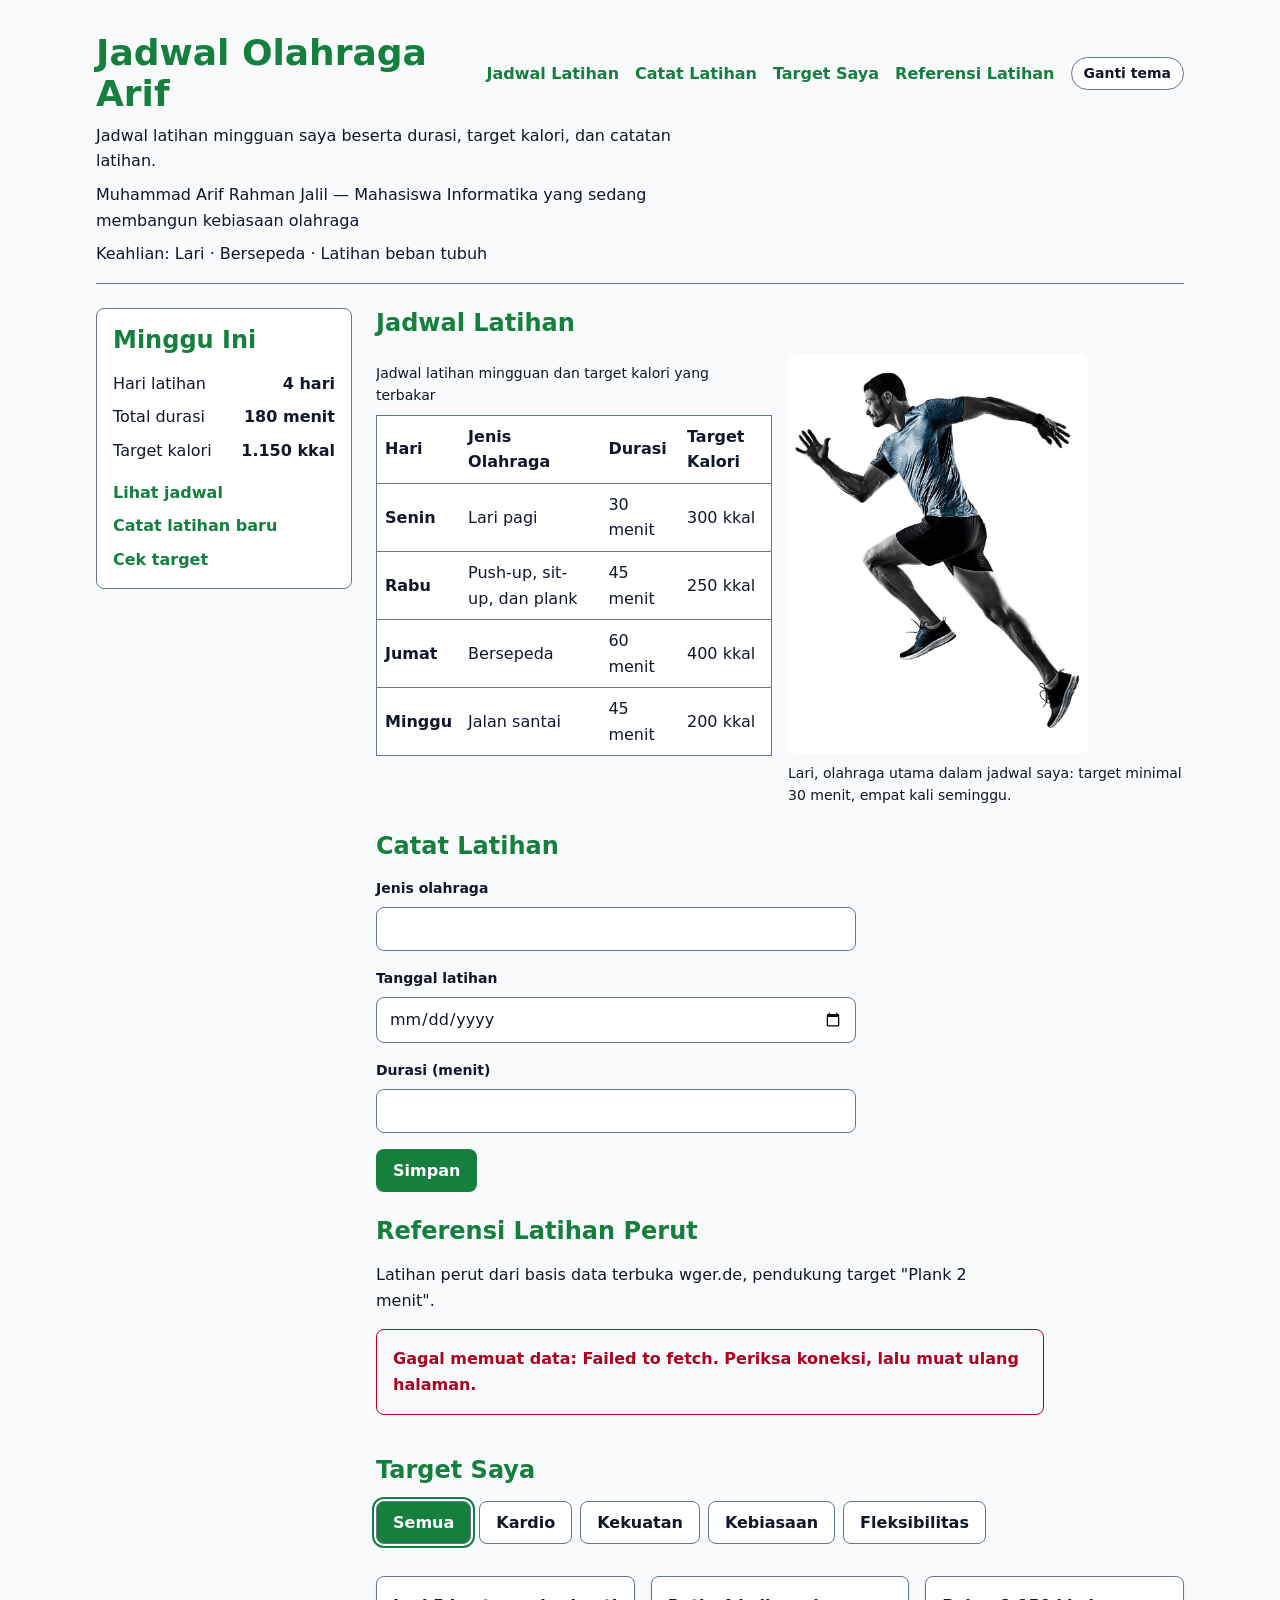
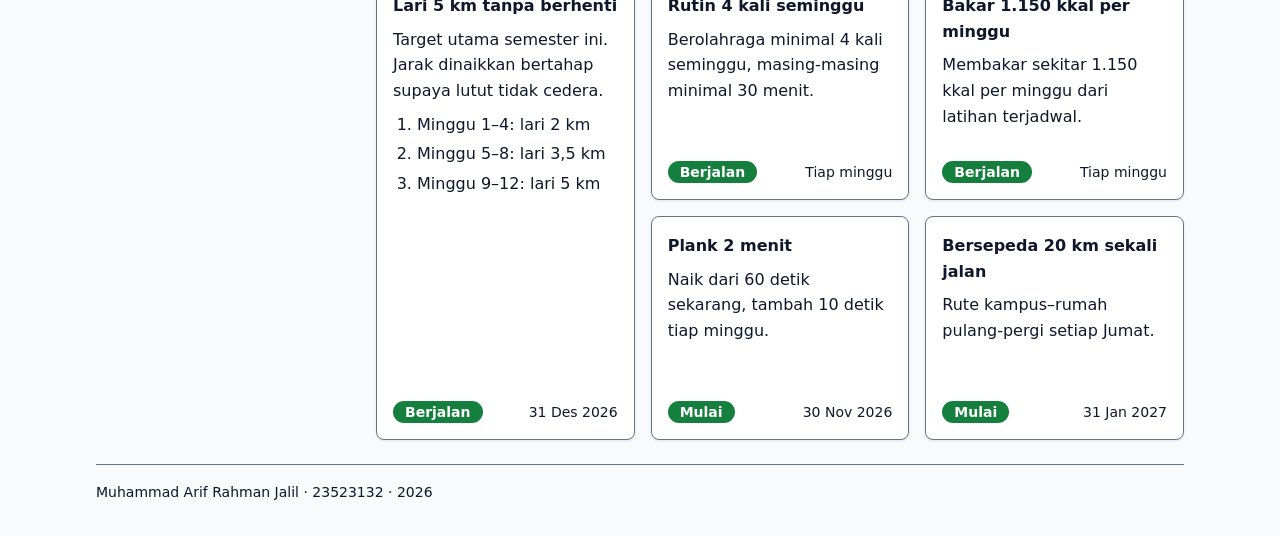
<file: P10/profil.html>
<!DOCTYPE html>
<html lang="id">
<head>
  <meta charset="utf-8">
  <meta name="viewport" content="width=device-width, initial-scale=1.0">
  <title>Profil</title> <!-- diisi app.js dari profil.panggilan -->
  <link rel="icon" href="data:,"> <!-- tanpa ini Console menampilkan 404 favicon.ico -->

  <!-- urutan: token -> dasar -> tata letak -> komponen -> responsif -> tema -->
  <link rel="stylesheet" href="tokens.css">
  <link rel="stylesheet" href="base.css">
  <link rel="stylesheet" href="layout.css">
  <link rel="stylesheet" href="komponen.css">
  <link rel="stylesheet" href="responsif.css">
  <link rel="stylesheet" href="tema.css">
</head>
<body class="page">
  <!-- baris 1 kerangka: kepala halaman -->
  <header>
    <input type="checkbox" id="tema" class="pengalih-tema">
    <div class="navbar">
      <h1 id="judul-halaman"></h1>
      <nav aria-label="Navigasi utama">
        <ul>
          <li><a href="#bagian-1">Jadwal Latihan</a></li>
          <li><a href="#bagian-2">Catat Latihan</a></li>
          <li><a href="#bagian-3">Target Saya</a></li>
          <li><a href="#bagian-4">Referensi Latihan</a></li>
        </ul>
      </nav>
      <label for="tema" class="tombol-tema">Ganti tema</label>
    </div>
    <p id="deskripsi"></p>
    <p id="perkenalan"></p>
    <p id="keahlian"></p>
  </header>

  <!-- baris 2 kerangka: isi, dua kolom (sisi | utama, sisi | bawah) -->
  <main class="isi">
    <aside class="sisi" aria-labelledby="judul-sisi">
      <h2 id="judul-sisi">Minggu Ini</h2>

      <dl class="ringkasan">
        <div>
          <dt>Hari latihan</dt>
          <dd id="ringkasan-hari"></dd>
        </div>
        <div>
          <dt>Total durasi</dt>
          <dd id="ringkasan-durasi"></dd>
        </div>
        <div>
          <dt>Target kalori</dt>
          <dd id="ringkasan-kalori"></dd>
        </div>
      </dl>

      <nav aria-label="Pintasan">
        <ul class="menu-samping">
          <li><a href="#bagian-1">Lihat jadwal</a></li>
          <li><a href="#bagian-2">Catat latihan baru</a></li>
          <li><a href="#bagian-3">Cek target</a></li>
        </ul>
      </nav>
    </aside>

    <div class="utama">
      <section id="bagian-1">
        <h2>Jadwal Latihan</h2>

        <div class="jadwal">
          <div class="tabel-wadah">
            <table>
              <caption>Jadwal latihan mingguan dan target kalori yang terbakar</caption>
              <thead>
                <tr>
                  <th scope="col">Hari</th>
                  <th scope="col">Jenis Olahraga</th>
                  <th scope="col">Durasi</th>
                  <th scope="col">Target Kalori</th>
                </tr>
              </thead>
              <tbody id="isi-jadwal"></tbody> <!-- baris diisi app.js dari daftarLatihan -->
            </table>
          </div>

          <figure>
            <img src="olahraga.jpg"
                 alt="Seorang pria berkaus biru, celana pendek hitam, dan sepatu lari sedang berlari cepat dengan satu lutut terangkat tinggi, di latar belakang putih."
                 width="300" height="400" loading="lazy">
            <figcaption>Lari, olahraga utama dalam jadwal saya: target minimal 30 menit, empat kali seminggu.</figcaption>
          </figure>
        </div>
      </section>

      <section id="bagian-2">
        <h2>Catat Latihan</h2>

        <form action="/simpan" method="post" class="form" id="form-latihan" novalidate> <!-- validasi diambil alih dom.js -->
          <div class="form-kolom">
            <label for="jenis-olahraga">Jenis olahraga</label>
            <input type="text" id="jenis-olahraga" name="jenis-olahraga" required minlength="3" maxlength="50" aria-describedby="galat-jenis">
            <p class="pesan-galat" id="galat-jenis" hidden>⚠ Isi 3–50 karakter, misalnya "Lari pagi".</p>
          </div>
          <div class="form-kolom">
            <label for="tanggal-latihan">Tanggal latihan</label>
            <input type="date" id="tanggal-latihan" name="tanggal-latihan" required min="2026-09-01" max="2027-01-31" aria-describedby="galat-tanggal">
            <p class="pesan-galat" id="galat-tanggal" hidden>⚠ Pilih tanggal antara 1 September 2026 dan 31 Januari 2027.</p>
          </div>
          <div class="form-kolom">
            <label for="durasi">Durasi (menit)</label>
            <input type="number" id="durasi" name="durasi" required min="5" max="240" step="5" aria-describedby="galat-durasi">
            <p class="pesan-galat" id="galat-durasi" hidden>⚠ Isi 5–240 menit, kelipatan 5.</p>
          </div>
          <button type="submit" id="tombol-simpan">Simpan</button>
          <p id="status-form" class="status-form" role="status"></p>
        </form>
      </section>

      <!-- P10: daftar diisi dom.js dari data yang diambil api.js (wger.de) -->
      <section id="bagian-4">
        <h2>Referensi Latihan Perut</h2>
        <p>Latihan perut dari basis data terbuka wger.de, pendukung target "Plank 2 menit".</p>
        <p id="status-latihan" class="status-latihan" role="status" hidden></p>
        <ul class="galeri" id="daftar-latihan"></ul>
      </section>
    </div>

    <section id="bagian-3" class="bawah">
      <h2>Target Saya</h2>

      <!-- P9: satu pendengar di #filter melayani semua tombol (dom.js) -->
      <div id="filter" class="filter" role="group" aria-label="Saring target menurut kategori">
        <button type="button" data-kategori="semua" class="aktif" aria-pressed="true">Semua</button>
        <button type="button" data-kategori="kardio" aria-pressed="false">Kardio</button>
        <button type="button" data-kategori="kekuatan" aria-pressed="false">Kekuatan</button>
        <button type="button" data-kategori="kebiasaan" aria-pressed="false">Kebiasaan</button>
        <button type="button" data-kategori="fleksibilitas" aria-pressed="false">Fleksibilitas</button>
      </div>

      <!-- galeri: 1 kolom (dasar), 2 kolom mulai 48rem, 3 kolom mulai 60rem -->
      <ul class="galeri" id="daftar"></ul> <!-- kosong; kartu dipasang render() di dom.js -->
      <p id="pesan-kosong" class="pesan-kosong" hidden>Tidak ada target pada kategori itu.</p>
    </section>
  </main>

  <!-- baris 3 kerangka: kaki halaman -->
  <footer>
    <p id="kaki"></p>
  </footer>

  <script type="module" src="js/app.js"></script>
  <script type="module" src="js/dom.js"></script> <!-- dom.js mengimpor api.js sendiri -->
</body>
</html>
</file>
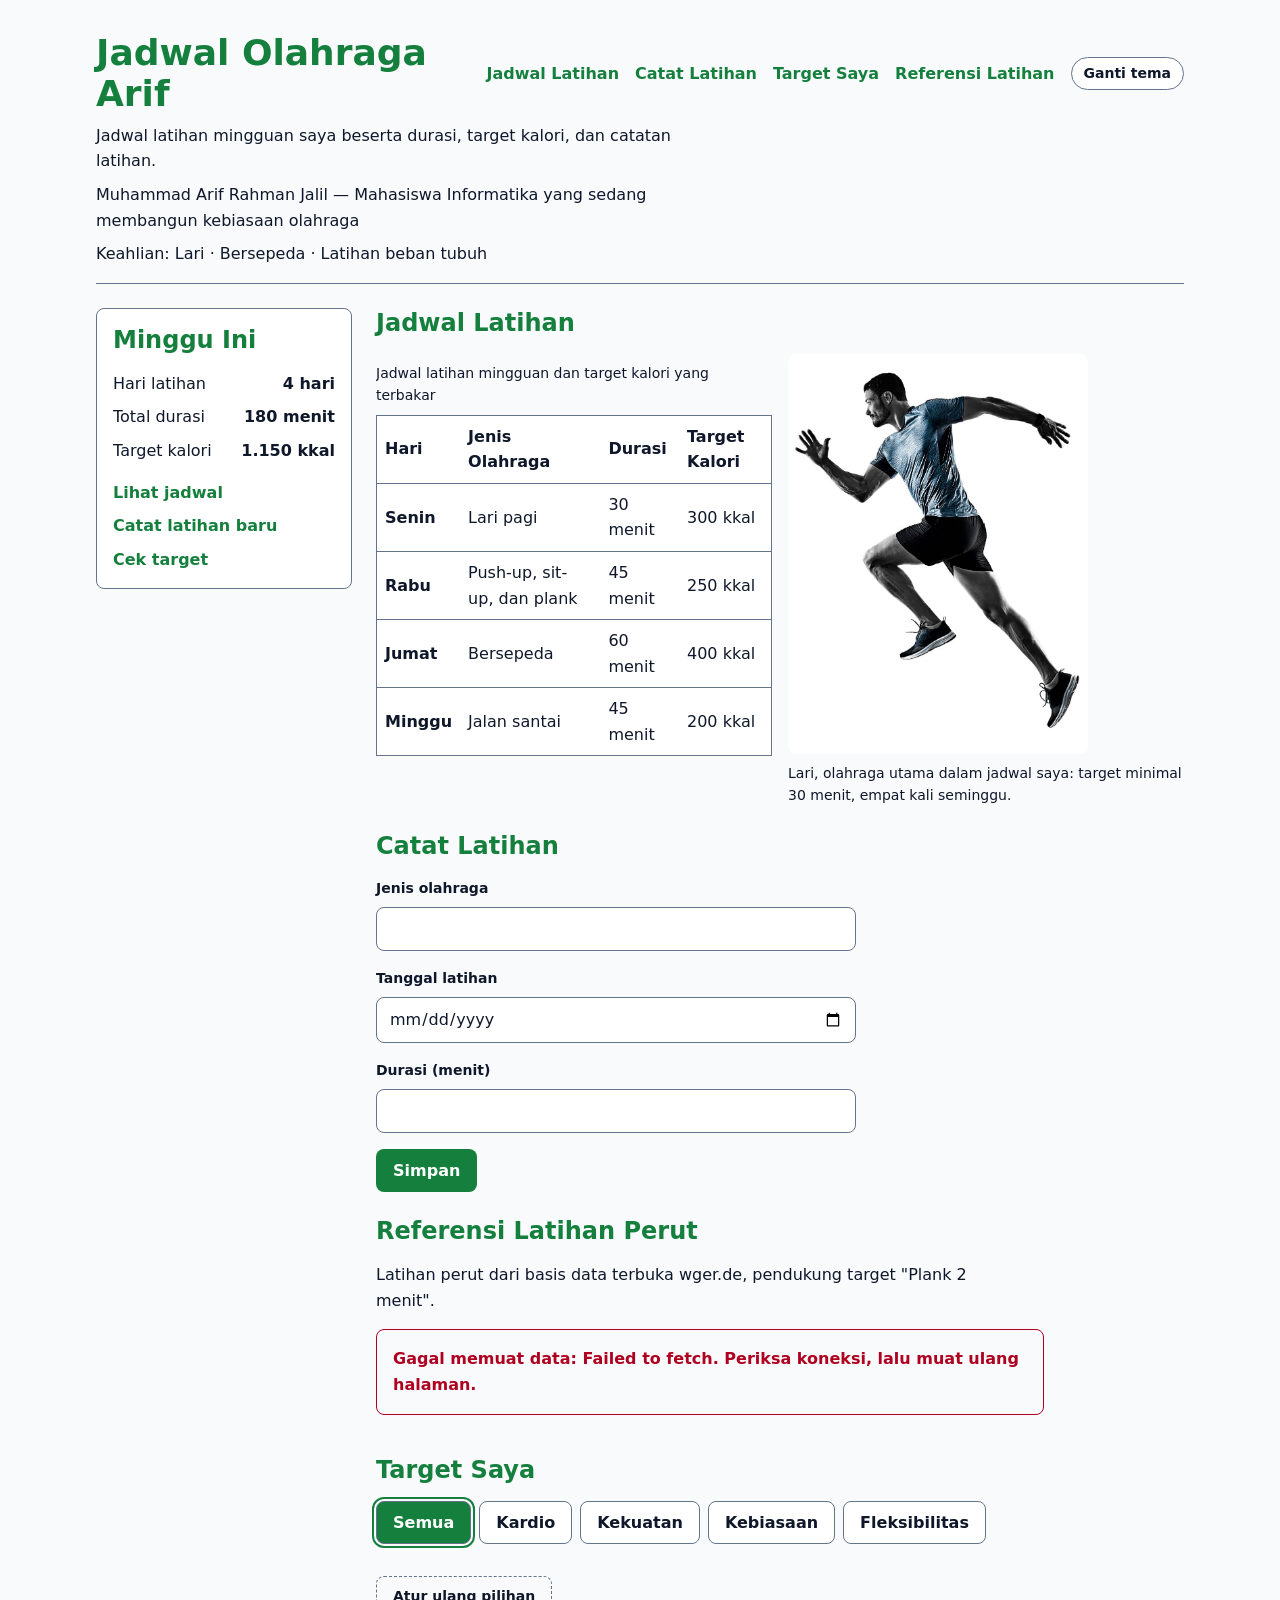
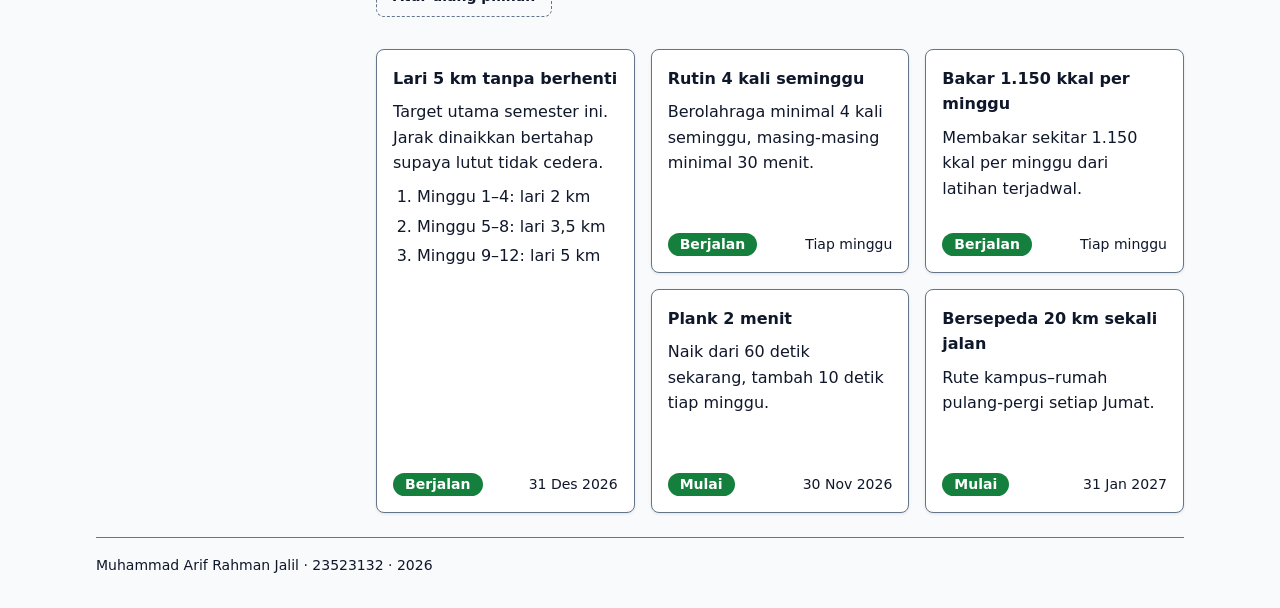
<file: P11/profil.html>
<!DOCTYPE html>
<html lang="id">
<head>
  <meta charset="utf-8">
  <meta name="viewport" content="width=device-width, initial-scale=1.0">
  <title>Profil</title> <!-- diisi dom.js dari profil.panggilan -->
  <link rel="icon" href="data:,"> <!-- tanpa ini Console menampilkan 404 favicon.ico -->

  <!-- urutan: token -> dasar -> tata letak -> komponen -> responsif -> tema -->
  <link rel="stylesheet" href="tokens.css">
  <link rel="stylesheet" href="base.css">
  <link rel="stylesheet" href="layout.css">
  <link rel="stylesheet" href="komponen.css">
  <link rel="stylesheet" href="responsif.css">
  <link rel="stylesheet" href="tema.css">
</head>
<body class="page">
  <!-- baris 1 kerangka: kepala halaman -->
  <header>
    <input type="checkbox" id="tema" class="pengalih-tema">
    <div class="navbar">
      <h1 id="judul-halaman"></h1>
      <nav aria-label="Navigasi utama">
        <ul>
          <li><a href="#bagian-1">Jadwal Latihan</a></li>
          <li><a href="#bagian-2">Catat Latihan</a></li>
          <li><a href="#bagian-3">Target Saya</a></li>
          <li><a href="#bagian-4">Referensi Latihan</a></li>
        </ul>
      </nav>
      <label for="tema" class="tombol-tema">Ganti tema</label>
    </div>
    <p id="deskripsi"></p>
    <p id="perkenalan"></p>
    <p id="keahlian"></p>
  </header>

  <!-- baris 2 kerangka: isi, dua kolom (sisi | utama, sisi | bawah) -->
  <main class="isi">
    <aside class="sisi" aria-labelledby="judul-sisi">
      <h2 id="judul-sisi">Minggu Ini</h2>

      <dl class="ringkasan">
        <div>
          <dt>Hari latihan</dt>
          <dd id="ringkasan-hari"></dd>
        </div>
        <div>
          <dt>Total durasi</dt>
          <dd id="ringkasan-durasi"></dd>
        </div>
        <div>
          <dt>Target kalori</dt>
          <dd id="ringkasan-kalori"></dd>
        </div>
      </dl>

      <nav aria-label="Pintasan">
        <ul class="menu-samping">
          <li><a href="#bagian-1">Lihat jadwal</a></li>
          <li><a href="#bagian-2">Catat latihan baru</a></li>
          <li><a href="#bagian-3">Cek target</a></li>
        </ul>
      </nav>
    </aside>

    <div class="utama">
      <section id="bagian-1">
        <h2>Jadwal Latihan</h2>

        <div class="jadwal">
          <div class="tabel-wadah">
            <table>
              <caption>Jadwal latihan mingguan dan target kalori yang terbakar</caption>
              <thead>
                <tr>
                  <th scope="col">Hari</th>
                  <th scope="col">Jenis Olahraga</th>
                  <th scope="col">Durasi</th>
                  <th scope="col">Target Kalori</th>
                </tr>
              </thead>
              <tbody id="isi-jadwal"></tbody> <!-- baris diisi dom.js dari daftarLatihan -->
            </table>
          </div>

          <figure>
            <img src="olahraga.jpg"
                 alt="Seorang pria berkaus biru, celana pendek hitam, dan sepatu lari sedang berlari cepat dengan satu lutut terangkat tinggi, di latar belakang putih."
                 width="300" height="400" loading="lazy">
            <figcaption>Lari, olahraga utama dalam jadwal saya: target minimal 30 menit, empat kali seminggu.</figcaption>
          </figure>
        </div>
      </section>

      <section id="bagian-2">
        <h2>Catat Latihan</h2>

        <form action="/simpan" method="post" class="form" id="form-latihan" novalidate> <!-- validasi diambil alih dom.js -->
          <div class="form-kolom">
            <label for="jenis-olahraga">Jenis olahraga</label>
            <input type="text" id="jenis-olahraga" data-kolom="jenis" name="jenis-olahraga" required minlength="3" maxlength="50" aria-describedby="galat-jenis">
            <p class="pesan-galat" id="galat-jenis" hidden>⚠ Isi 3–50 karakter, misalnya "Lari pagi".</p>
          </div>
          <div class="form-kolom">
            <label for="tanggal-latihan">Tanggal latihan</label>
            <input type="date" id="tanggal-latihan" data-kolom="tanggal" name="tanggal-latihan" required min="2026-09-01" max="2027-01-31" aria-describedby="galat-tanggal">
            <p class="pesan-galat" id="galat-tanggal" hidden>⚠ Pilih tanggal antara 1 September 2026 dan 31 Januari 2027.</p>
          </div>
          <div class="form-kolom">
            <label for="durasi">Durasi (menit)</label>
            <input type="number" id="durasi" data-kolom="durasi" name="durasi" required min="5" max="240" step="5" aria-describedby="galat-durasi">
            <p class="pesan-galat" id="galat-durasi" hidden>⚠ Isi 5–240 menit, kelipatan 5.</p>
          </div>
          <button type="submit" id="tombol-simpan">Simpan</button>
          <p id="status-form" class="status-form" role="status"></p>
        </form>
      </section>

      <!-- P10: daftar diisi dom.js dari data yang diambil api.js (wger.de) -->
      <section id="bagian-4">
        <h2>Referensi Latihan Perut</h2>
        <p>Latihan perut dari basis data terbuka wger.de, pendukung target "Plank 2 menit".</p>
        <p id="status-latihan" class="status-latihan" role="status" hidden></p>
        <ul class="galeri" id="daftar-latihan"></ul>
      </section>
    </div>

    <section id="bagian-3" class="bawah">
      <h2>Target Saya</h2>

      <!-- P9: satu pendengar di #filter melayani semua tombol (dom.js) -->
      <div id="filter" class="filter" role="group" aria-label="Saring target menurut kategori">
        <button type="button" data-kategori="semua" class="aktif" aria-pressed="true">Semua</button>
        <button type="button" data-kategori="kardio" aria-pressed="false">Kardio</button>
        <button type="button" data-kategori="kekuatan" aria-pressed="false">Kekuatan</button>
        <button type="button" data-kategori="kebiasaan" aria-pressed="false">Kebiasaan</button>
        <button type="button" data-kategori="fleksibilitas" aria-pressed="false">Fleksibilitas</button>
      </div>

      <!-- P11: menghapus pilihan tersimpan (kategori dan tema), lalu kembali ke nilai bawaan -->
      <button type="button" id="atur-ulang" class="tombol-atur-ulang">Atur ulang pilihan</button>

      <!-- galeri: 1 kolom (dasar), 2 kolom mulai 48rem, 3 kolom mulai 60rem -->
      <ul class="galeri" id="daftar"></ul> <!-- kosong; kartu dipasang render() di dom.js -->
      <p id="pesan-kosong" class="pesan-kosong" hidden>Tidak ada target pada kategori itu.</p>
    </section>
  </main>

  <!-- baris 3 kerangka: kaki halaman -->
  <footer>
    <p id="kaki"></p>
  </footer>

  <!-- P11: satu pemanggil; data.js, state.js, dom.js, events.js, api.js dipanggil lewat import -->
  <script type="module" src="js/app.js"></script>
</body>
</html>
</file>
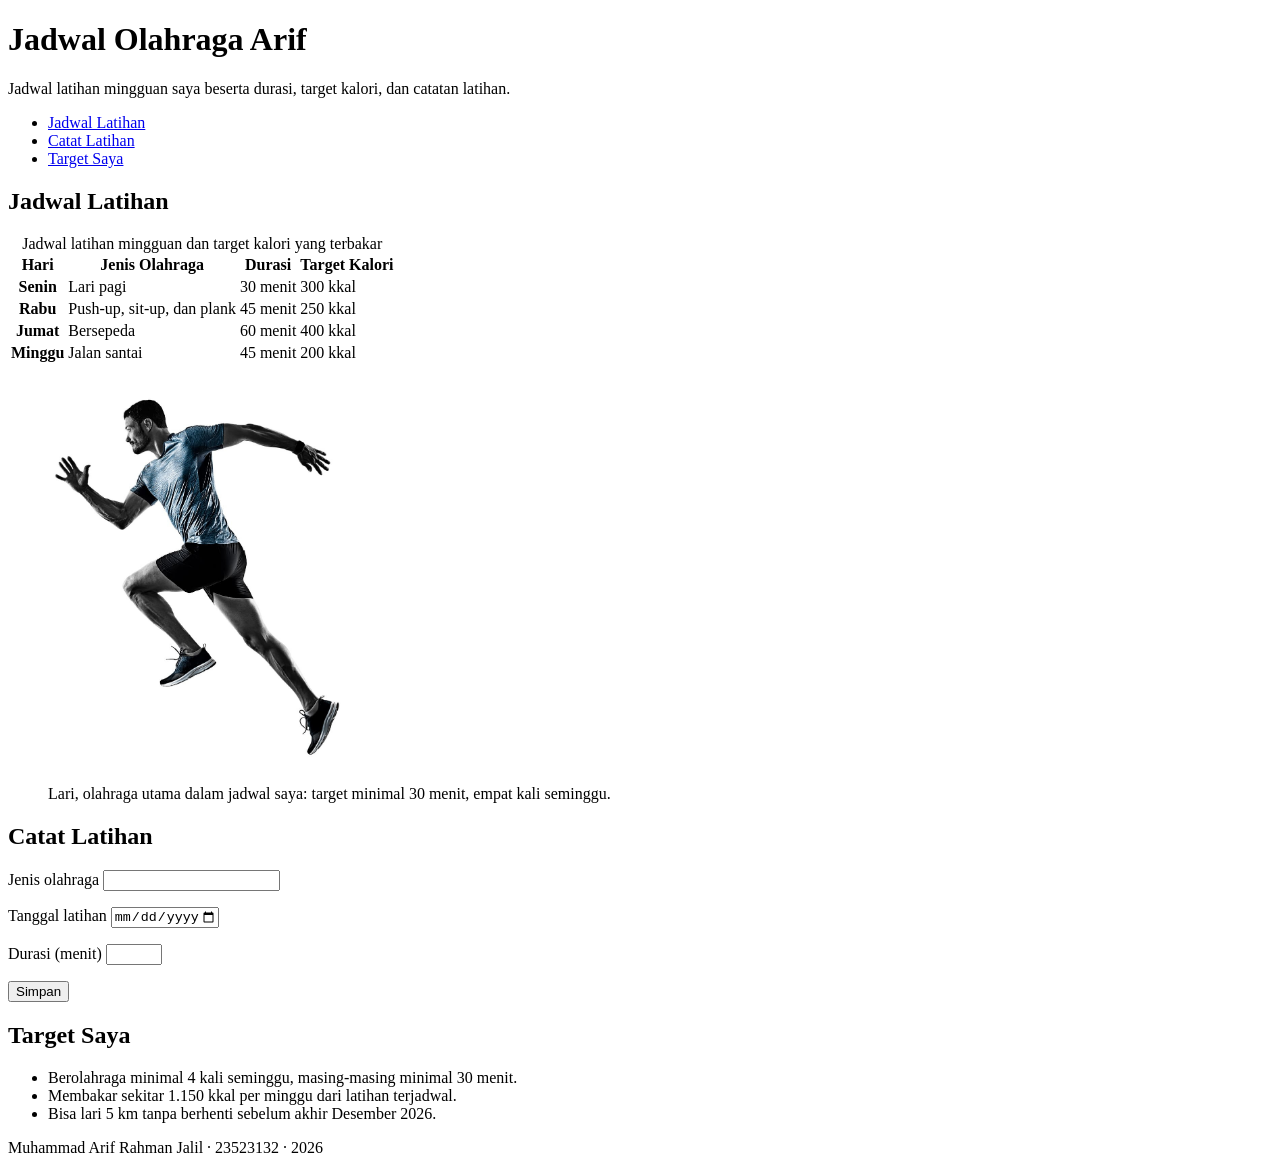
<file: P3/profil.html>
<!DOCTYPE html>
<html lang="id">
<head>
  <meta charset="utf-8">
  <meta name="viewport" content="width=device-width, initial-scale=1.0">
  <title>Jadwal Olahraga Arif</title>
</head>
<body>
  <header>
    <h1>Jadwal Olahraga Arif</h1>
    <p>Jadwal latihan mingguan saya beserta durasi, target kalori, dan catatan latihan.</p>
    <nav aria-label="Navigasi utama">
      <ul>
        <li><a href="#bagian-1">Jadwal Latihan</a></li>
        <li><a href="#bagian-2">Catat Latihan</a></li>
        <li><a href="#bagian-3">Target Saya</a></li>
      </ul>
    </nav>
  </header>

  <main>
    <section id="bagian-1">
      <h2>Jadwal Latihan</h2>

      <table>
        <caption>Jadwal latihan mingguan dan target kalori yang terbakar</caption>
        <thead>
          <tr>
            <th scope="col">Hari</th>
            <th scope="col">Jenis Olahraga</th>
            <th scope="col">Durasi</th>
            <th scope="col">Target Kalori</th>
          </tr>
        </thead>
        <tbody>
          <tr>
            <th scope="row">Senin</th>
            <td>Lari pagi</td>
            <td>30 menit</td>
            <td>300 kkal</td>
          </tr>
          <tr>
            <th scope="row">Rabu</th>
            <td>Push-up, sit-up, dan plank</td>
            <td>45 menit</td>
            <td>250 kkal</td>
          </tr>
          <tr>
            <th scope="row">Jumat</th>
            <td>Bersepeda</td>
            <td>60 menit</td>
            <td>400 kkal</td>
          </tr>
          <tr>
            <th scope="row">Minggu</th>
            <td>Jalan santai</td>
            <td>45 menit</td>
            <td>200 kkal</td>
          </tr>
        </tbody>
      </table>

      <figure>
        <img src="olahraga.jpg"
             alt="Seorang pria berkaus biru, celana pendek hitam, dan sepatu lari sedang berlari cepat dengan satu lutut terangkat tinggi, di latar belakang putih."
             width="300" height="400" loading="lazy">
        <figcaption>Lari, olahraga utama dalam jadwal saya: target minimal 30 menit, empat kali seminggu.</figcaption>
      </figure>
    </section>

    <section id="bagian-2">
      <h2>Catat Latihan</h2>

      <form action="/simpan" method="post">
        <p>
          <label for="jenis-olahraga">Jenis olahraga</label>
          <input type="text" id="jenis-olahraga" name="jenis-olahraga" required minlength="3" maxlength="50">
        </p>
        <p>
          <label for="tanggal-latihan">Tanggal latihan</label>
          <input type="date" id="tanggal-latihan" name="tanggal-latihan" required min="2026-09-01" max="2027-01-31">
        </p>
        <p>
          <label for="durasi">Durasi (menit)</label>
          <input type="number" id="durasi" name="durasi" required min="5" max="240" step="5">
        </p>
        <button type="submit">Simpan</button>
      </form>
    </section>

    <section id="bagian-3">
      <h2>Target Saya</h2>
      <ul>
        <li>Berolahraga minimal 4 kali seminggu, masing-masing minimal 30 menit.</li>
        <li>Membakar sekitar 1.150 kkal per minggu dari latihan terjadwal.</li>
        <li>Bisa lari 5 km tanpa berhenti sebelum <time datetime="2026-12-31">akhir Desember 2026</time>.</li>
      </ul>
    </section>
  </main>

  <footer>
    <p>Muhammad Arif Rahman Jalil · 23523132 · 2026</p>
  </footer>
</body>
</html>
</file>
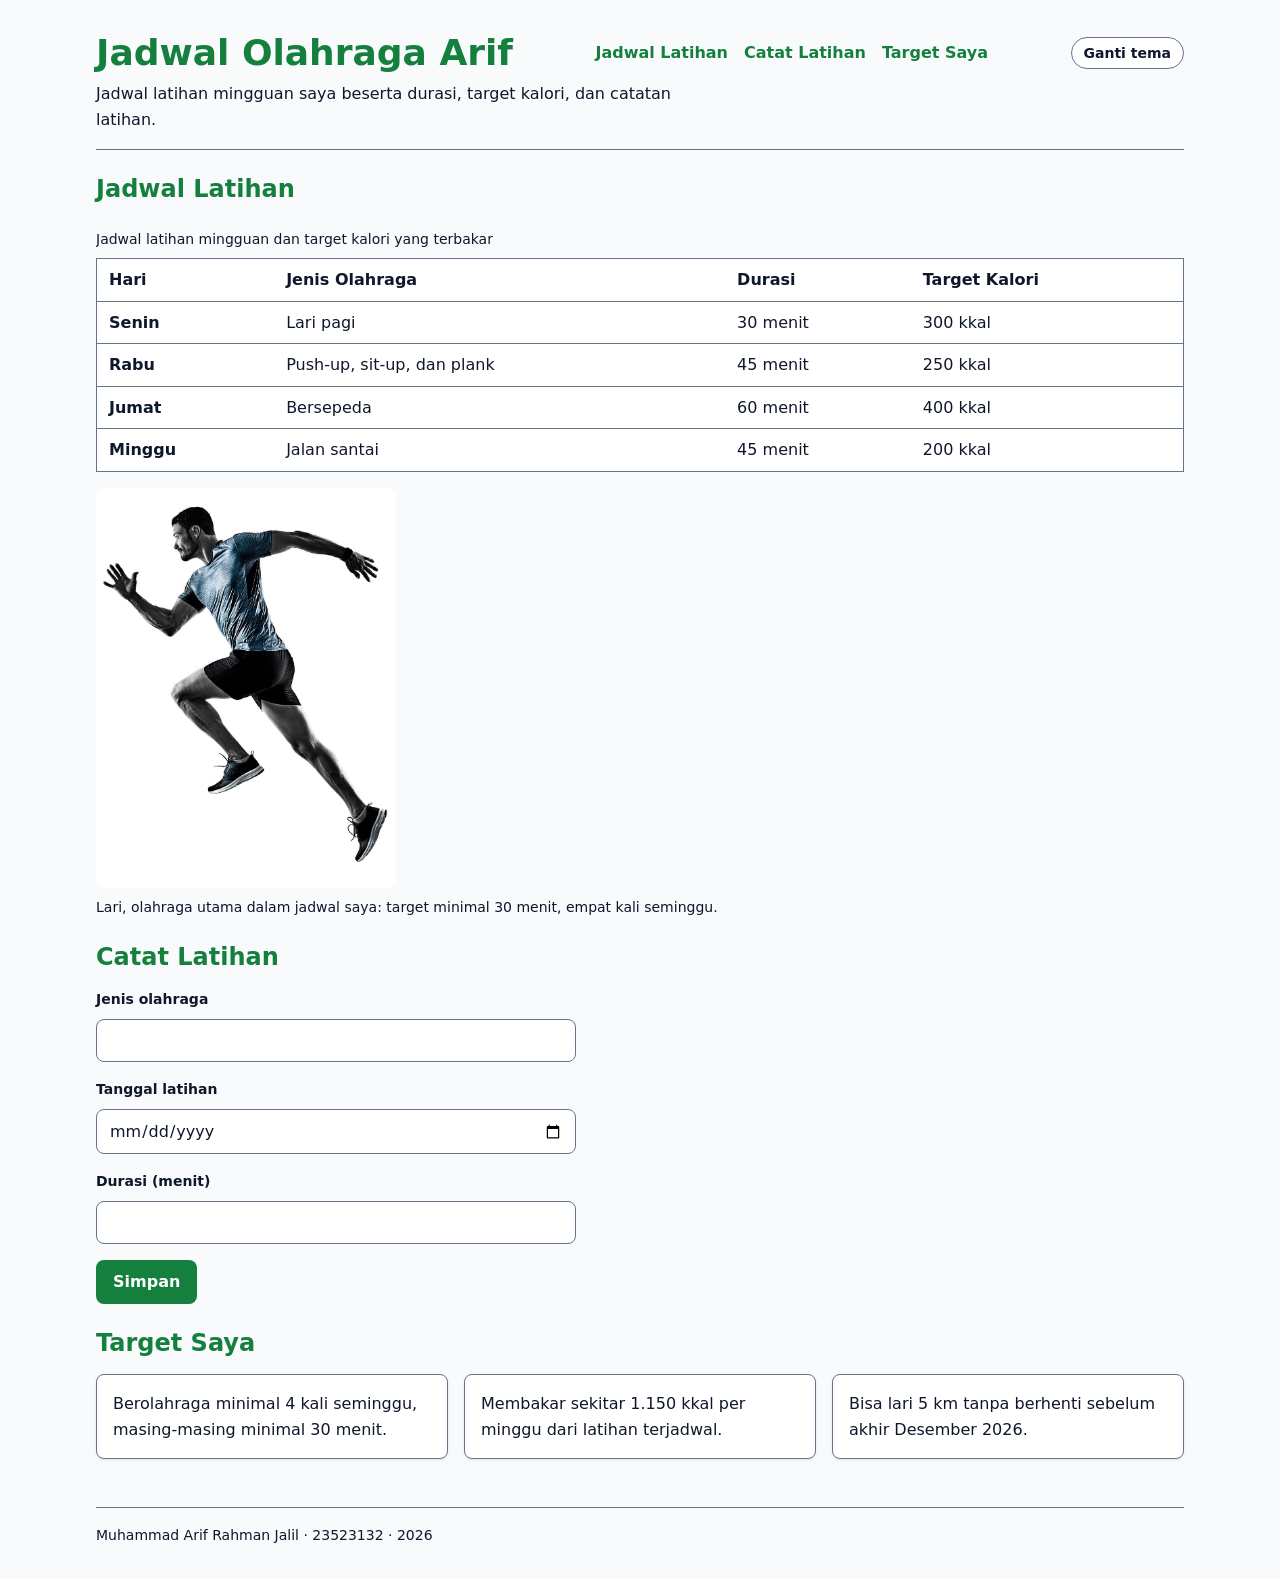
<file: P4/profil.html>
<!DOCTYPE html>
<html lang="id">
<head>
  <meta charset="utf-8">
  <meta name="viewport" content="width=device-width, initial-scale=1.0">
  <title>Jadwal Olahraga Arif</title>

  <!-- urutan ini yang benar: token -> dasar -> tata letak -> komponen -> tema -->
  <link rel="stylesheet" href="tokens.css">
  <link rel="stylesheet" href="base.css">
  <link rel="stylesheet" href="layout.css">
  <link rel="stylesheet" href="komponen.css">
  <link rel="stylesheet" href="tema.css">
</head>
<body>
  <header>
    <input type="checkbox" id="tema" class="pengalih-tema">
    <div class="header-baris">
      <h1>Jadwal Olahraga Arif</h1>
      <nav aria-label="Navigasi utama">
        <ul>
          <li><a href="#bagian-1">Jadwal Latihan</a></li>
          <li><a href="#bagian-2">Catat Latihan</a></li>
          <li><a href="#bagian-3">Target Saya</a></li>
        </ul>
      </nav>
      <label for="tema" class="tombol-tema">Ganti tema</label>
    </div>
    <p>Jadwal latihan mingguan saya beserta durasi, target kalori, dan catatan latihan.</p>
  </header>

  <main>
    <section id="bagian-1">
      <h2>Jadwal Latihan</h2>

      <div class="tabel-wadah">
        <table>
          <caption>Jadwal latihan mingguan dan target kalori yang terbakar</caption>
          <thead>
            <tr>
              <th scope="col">Hari</th>
              <th scope="col">Jenis Olahraga</th>
              <th scope="col">Durasi</th>
              <th scope="col">Target Kalori</th>
            </tr>
          </thead>
          <tbody>
            <tr>
              <th scope="row">Senin</th>
              <td>Lari pagi</td>
              <td>30 menit</td>
              <td>300 kkal</td>
            </tr>
            <tr>
              <th scope="row">Rabu</th>
              <td>Push-up, sit-up, dan plank</td>
              <td>45 menit</td>
              <td>250 kkal</td>
            </tr>
            <tr>
              <th scope="row">Jumat</th>
              <td>Bersepeda</td>
              <td>60 menit</td>
              <td>400 kkal</td>
            </tr>
            <tr>
              <th scope="row">Minggu</th>
              <td>Jalan santai</td>
              <td>45 menit</td>
              <td>200 kkal</td>
            </tr>
          </tbody>
        </table>
      </div>

      <figure>
        <img src="olahraga.jpg"
             alt="Seorang pria berkaus biru, celana pendek hitam, dan sepatu lari sedang berlari cepat dengan satu lutut terangkat tinggi, di latar belakang putih."
             width="300" height="400" loading="lazy">
        <figcaption>Lari, olahraga utama dalam jadwal saya: target minimal 30 menit, empat kali seminggu.</figcaption>
      </figure>
    </section>

    <section id="bagian-2">
      <h2>Catat Latihan</h2>

      <form action="/simpan" method="post" class="form">
        <div class="form-kolom">
          <label for="jenis-olahraga">Jenis olahraga</label>
          <input type="text" id="jenis-olahraga" name="jenis-olahraga" required minlength="3" maxlength="50">
          <p class="pesan-galat">⚠ Isi 3–50 karakter, misalnya "Lari pagi".</p>
        </div>
        <div class="form-kolom">
          <label for="tanggal-latihan">Tanggal latihan</label>
          <input type="date" id="tanggal-latihan" name="tanggal-latihan" required min="2026-09-01" max="2027-01-31">
          <p class="pesan-galat">⚠ Pilih tanggal antara 1 September 2026 dan 31 Januari 2027.</p>
        </div>
        <div class="form-kolom">
          <label for="durasi">Durasi (menit)</label>
          <input type="number" id="durasi" name="durasi" required min="5" max="240" step="5">
          <p class="pesan-galat">⚠ Isi 5–240 menit, kelipatan 5.</p>
        </div>
        <button type="submit">Simpan</button>
      </form>
    </section>

    <section id="bagian-3">
      <h2>Target Saya</h2>
      <ul class="katalog">
        <li class="kartu">Berolahraga minimal 4 kali seminggu, masing-masing minimal 30 menit.</li>
        <li class="kartu">Membakar sekitar 1.150 kkal per minggu dari latihan terjadwal.</li>
        <li class="kartu">Bisa lari 5 km tanpa berhenti sebelum <time datetime="2026-12-31">akhir Desember 2026</time>.</li>
      </ul>
    </section>
  </main>

  <footer>
    <p>Muhammad Arif Rahman Jalil · 23523132 · 2026</p>
  </footer>
</body>
</html>
</file>
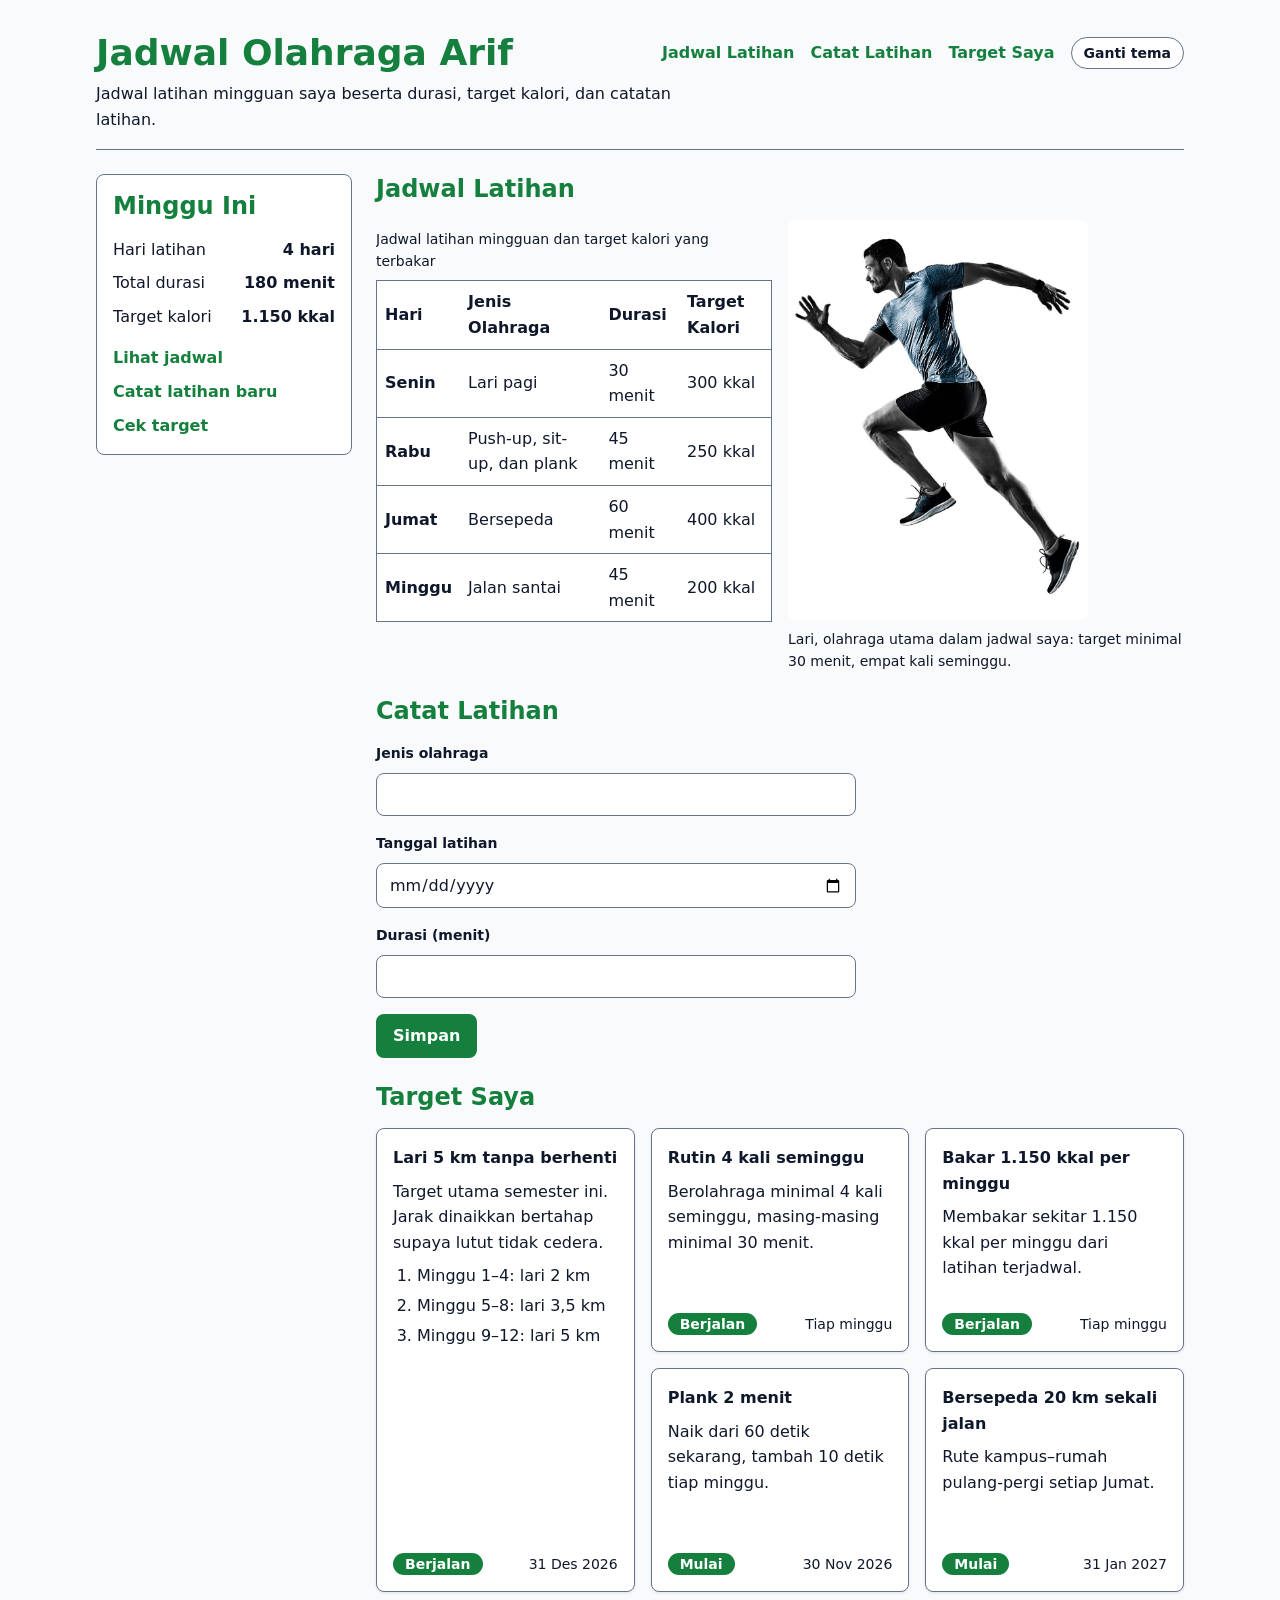
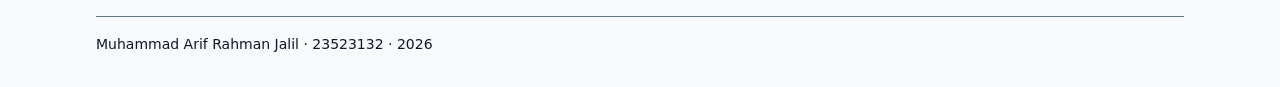
<file: P5/profil.html>
<!DOCTYPE html>
<html lang="id">
<head>
  <meta charset="utf-8">
  <meta name="viewport" content="width=device-width, initial-scale=1.0">
  <title>Jadwal Olahraga Arif</title>

  <!-- urutan ini yang benar: token -> dasar -> tata letak -> komponen -> tema -->
  <link rel="stylesheet" href="tokens.css">
  <link rel="stylesheet" href="base.css">
  <link rel="stylesheet" href="layout.css">
  <link rel="stylesheet" href="komponen.css">
  <link rel="stylesheet" href="tema.css">
</head>
<body class="page">
  <!-- baris 1 kerangka: kepala halaman -->
  <header>
    <input type="checkbox" id="tema" class="pengalih-tema">
    <div class="navbar">
      <h1>Jadwal Olahraga Arif</h1>
      <nav aria-label="Navigasi utama">
        <ul>
          <li><a href="#bagian-1">Jadwal Latihan</a></li>
          <li><a href="#bagian-2">Catat Latihan</a></li>
          <li><a href="#bagian-3">Target Saya</a></li>
        </ul>
      </nav>
      <label for="tema" class="tombol-tema">Ganti tema</label>
    </div>
    <p>Jadwal latihan mingguan saya beserta durasi, target kalori, dan catatan latihan.</p>
  </header>

  <!-- baris 2 kerangka: isi, dua kolom (sisi | utama, sisi | bawah) -->
  <main class="isi">
    <aside class="sisi" aria-labelledby="judul-sisi">
      <h2 id="judul-sisi">Minggu Ini</h2>

      <dl class="ringkasan">
        <div>
          <dt>Hari latihan</dt>
          <dd>4 hari</dd>
        </div>
        <div>
          <dt>Total durasi</dt>
          <dd>180 menit</dd>
        </div>
        <div>
          <dt>Target kalori</dt>
          <dd>1.150 kkal</dd>
        </div>
      </dl>

      <nav aria-label="Pintasan">
        <ul class="menu-samping">
          <li><a href="#bagian-1">Lihat jadwal</a></li>
          <li><a href="#bagian-2">Catat latihan baru</a></li>
          <li><a href="#bagian-3">Cek target</a></li>
        </ul>
      </nav>
    </aside>

    <div class="utama">
      <section id="bagian-1">
        <h2>Jadwal Latihan</h2>

        <div class="jadwal">
          <div class="tabel-wadah">
            <table>
              <caption>Jadwal latihan mingguan dan target kalori yang terbakar</caption>
              <thead>
                <tr>
                  <th scope="col">Hari</th>
                  <th scope="col">Jenis Olahraga</th>
                  <th scope="col">Durasi</th>
                  <th scope="col">Target Kalori</th>
                </tr>
              </thead>
              <tbody>
                <tr>
                  <th scope="row">Senin</th>
                  <td>Lari pagi</td>
                  <td>30 menit</td>
                  <td>300 kkal</td>
                </tr>
                <tr>
                  <th scope="row">Rabu</th>
                  <td>Push-up, sit-up, dan plank</td>
                  <td>45 menit</td>
                  <td>250 kkal</td>
                </tr>
                <tr>
                  <th scope="row">Jumat</th>
                  <td>Bersepeda</td>
                  <td>60 menit</td>
                  <td>400 kkal</td>
                </tr>
                <tr>
                  <th scope="row">Minggu</th>
                  <td>Jalan santai</td>
                  <td>45 menit</td>
                  <td>200 kkal</td>
                </tr>
              </tbody>
            </table>
          </div>

          <figure>
            <img src="olahraga.jpg"
                 alt="Seorang pria berkaus biru, celana pendek hitam, dan sepatu lari sedang berlari cepat dengan satu lutut terangkat tinggi, di latar belakang putih."
                 width="300" height="400" loading="lazy">
            <figcaption>Lari, olahraga utama dalam jadwal saya: target minimal 30 menit, empat kali seminggu.</figcaption>
          </figure>
        </div>
      </section>

      <section id="bagian-2">
        <h2>Catat Latihan</h2>

        <form action="/simpan" method="post" class="form">
          <div class="form-kolom">
            <label for="jenis-olahraga">Jenis olahraga</label>
            <input type="text" id="jenis-olahraga" name="jenis-olahraga" required minlength="3" maxlength="50">
            <p class="pesan-galat">⚠ Isi 3–50 karakter, misalnya "Lari pagi".</p>
          </div>
          <div class="form-kolom">
            <label for="tanggal-latihan">Tanggal latihan</label>
            <input type="date" id="tanggal-latihan" name="tanggal-latihan" required min="2026-09-01" max="2027-01-31">
            <p class="pesan-galat">⚠ Pilih tanggal antara 1 September 2026 dan 31 Januari 2027.</p>
          </div>
          <div class="form-kolom">
            <label for="durasi">Durasi (menit)</label>
            <input type="number" id="durasi" name="durasi" required min="5" max="240" step="5">
            <p class="pesan-galat">⚠ Isi 5–240 menit, kelipatan 5.</p>
          </div>
          <button type="submit">Simpan</button>
        </form>
      </section>
    </div>

    <section id="bagian-3" class="bawah">
      <h2>Target Saya</h2>

      <!-- galeri: jumlah kolom menyesuaikan lebar sendiri, tanpa media query -->
      <ul class="galeri">
        <li class="kartu papan">
          <div class="kartu__isi">
            <h3 class="kartu__judul">Lari 5 km tanpa berhenti</h3>
            <p>Target utama semester ini. Jarak dinaikkan bertahap supaya lutut tidak cedera.</p>
            <ol class="kartu__tahap">
              <li>Minggu 1–4: lari 2 km</li>
              <li>Minggu 5–8: lari 3,5 km</li>
              <li>Minggu 9–12: lari 5 km</li>
            </ol>
          </div>
          <div class="kartu__kaki">
            <span class="lencana">Berjalan</span>
            <time datetime="2026-12-31">31 Des 2026</time>
          </div>
        </li>
        <li class="kartu">
          <div class="kartu__isi">
            <h3 class="kartu__judul">Rutin 4 kali seminggu</h3>
            <p>Berolahraga minimal 4 kali seminggu, masing-masing minimal 30 menit.</p>
          </div>
          <div class="kartu__kaki">
            <span class="lencana">Berjalan</span>
            <span>Tiap minggu</span>
          </div>
        </li>
        <li class="kartu">
          <div class="kartu__isi">
            <h3 class="kartu__judul">Bakar 1.150 kkal per minggu</h3>
            <p>Membakar sekitar 1.150 kkal per minggu dari latihan terjadwal.</p>
          </div>
          <div class="kartu__kaki">
            <span class="lencana">Berjalan</span>
            <span>Tiap minggu</span>
          </div>
        </li>
        <li class="kartu">
          <div class="kartu__isi">
            <h3 class="kartu__judul">Plank 2 menit</h3>
            <p>Naik dari 60 detik sekarang, tambah 10 detik tiap minggu.</p>
          </div>
          <div class="kartu__kaki">
            <span class="lencana">Mulai</span>
            <time datetime="2026-11-30">30 Nov 2026</time>
          </div>
        </li>
        <li class="kartu">
          <div class="kartu__isi">
            <h3 class="kartu__judul">Bersepeda 20 km sekali jalan</h3>
            <p>Rute kampus–rumah pulang-pergi setiap Jumat.</p>
          </div>
          <div class="kartu__kaki">
            <span class="lencana">Mulai</span>
            <time datetime="2027-01-31">31 Jan 2027</time>
          </div>
        </li>
      </ul>
    </section>
  </main>

  <!-- baris 3 kerangka: kaki halaman -->
  <footer>
    <p>Muhammad Arif Rahman Jalil · 23523132 · 2026</p>
  </footer>
</body>
</html>
</file>
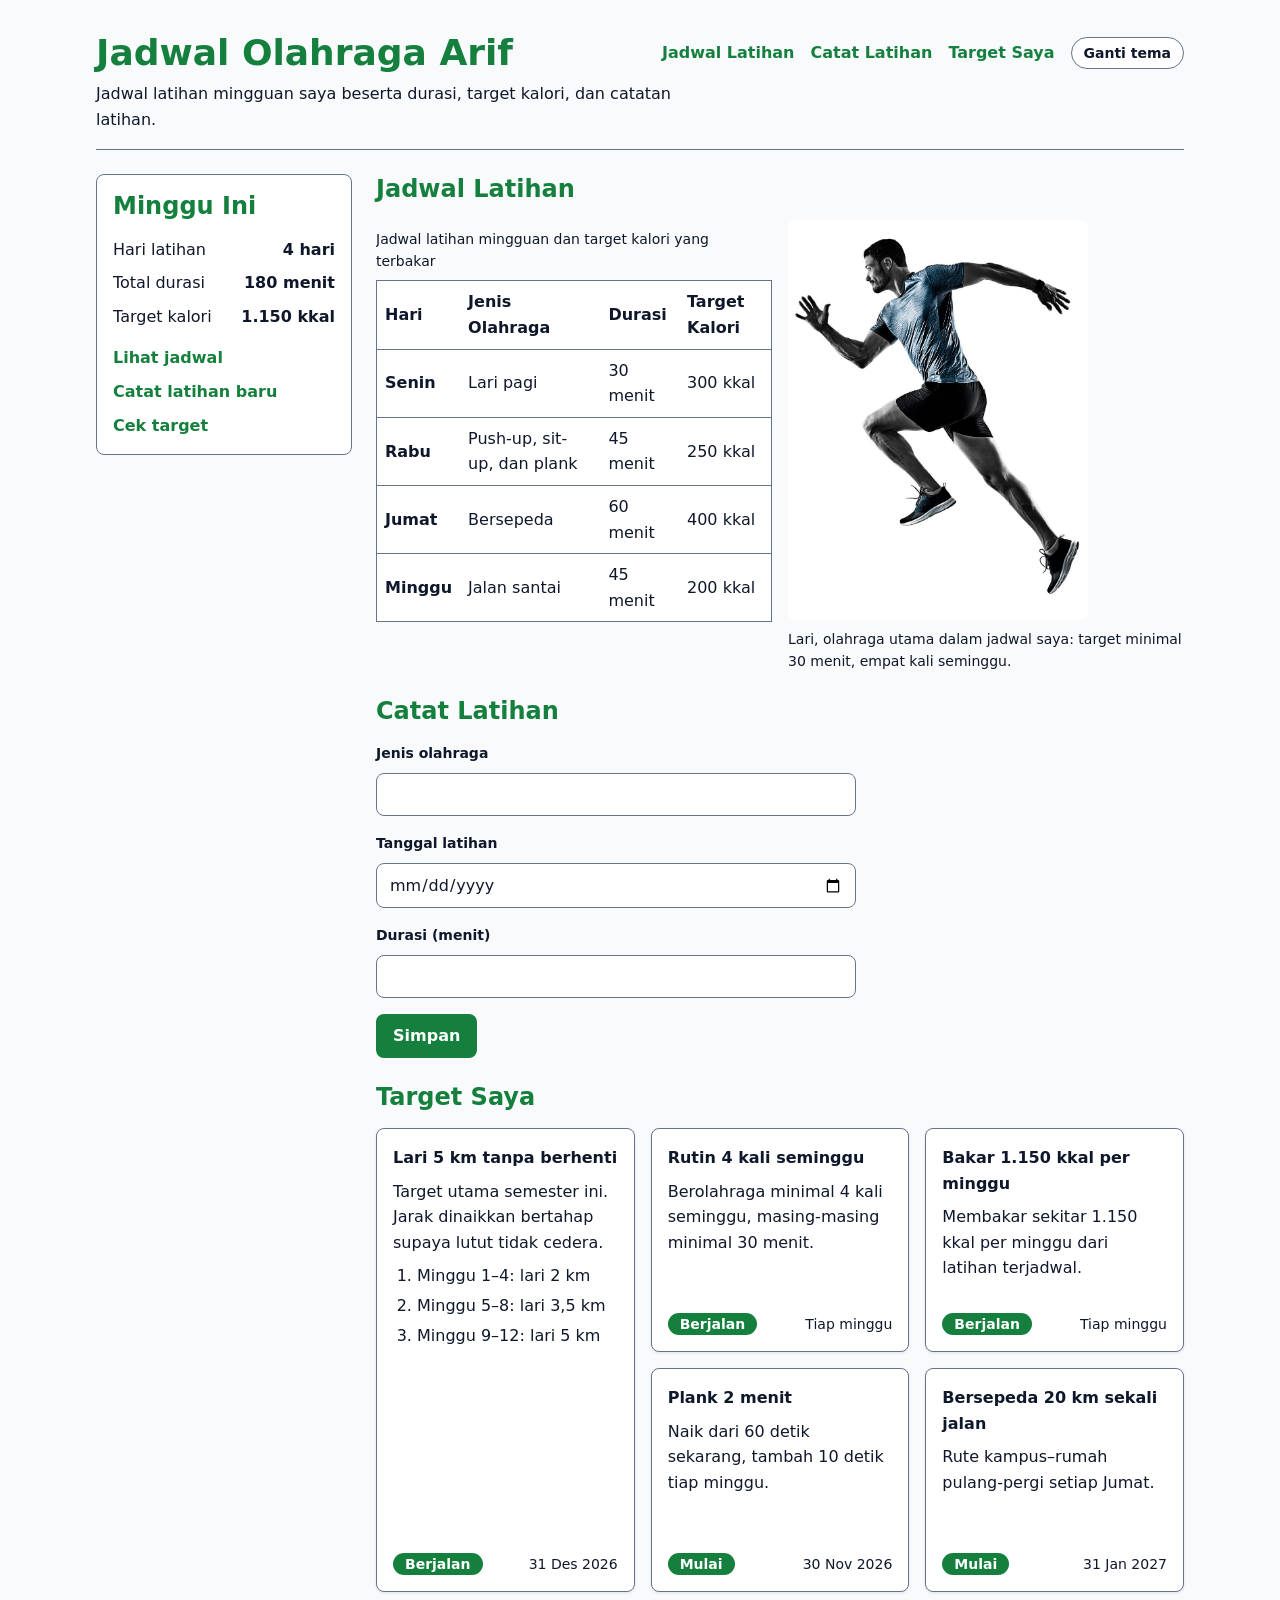
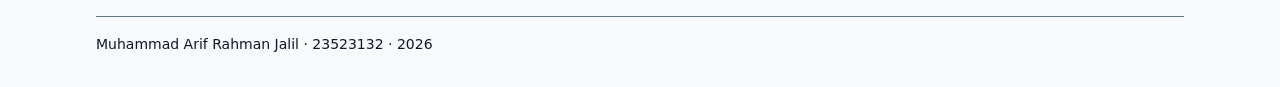
<file: P6/profil.html>
<!DOCTYPE html>
<html lang="id">
<head>
  <meta charset="utf-8">
  <meta name="viewport" content="width=device-width, initial-scale=1.0">
  <title>Jadwal Olahraga Arif</title>

  <!-- urutan: token -> dasar -> tata letak -> komponen -> responsif -> tema -->
  <link rel="stylesheet" href="tokens.css">
  <link rel="stylesheet" href="base.css">
  <link rel="stylesheet" href="layout.css">
  <link rel="stylesheet" href="komponen.css">
  <link rel="stylesheet" href="responsif.css">
  <link rel="stylesheet" href="tema.css">
</head>
<body class="page">
  <!-- baris 1 kerangka: kepala halaman -->
  <header>
    <input type="checkbox" id="tema" class="pengalih-tema">
    <div class="navbar">
      <h1>Jadwal Olahraga Arif</h1>
      <nav aria-label="Navigasi utama">
        <ul>
          <li><a href="#bagian-1">Jadwal Latihan</a></li>
          <li><a href="#bagian-2">Catat Latihan</a></li>
          <li><a href="#bagian-3">Target Saya</a></li>
        </ul>
      </nav>
      <label for="tema" class="tombol-tema">Ganti tema</label>
    </div>
    <p>Jadwal latihan mingguan saya beserta durasi, target kalori, dan catatan latihan.</p>
  </header>

  <!-- baris 2 kerangka: isi, dua kolom (sisi | utama, sisi | bawah) -->
  <main class="isi">
    <aside class="sisi" aria-labelledby="judul-sisi">
      <h2 id="judul-sisi">Minggu Ini</h2>

      <dl class="ringkasan">
        <div>
          <dt>Hari latihan</dt>
          <dd>4 hari</dd>
        </div>
        <div>
          <dt>Total durasi</dt>
          <dd>180 menit</dd>
        </div>
        <div>
          <dt>Target kalori</dt>
          <dd>1.150 kkal</dd>
        </div>
      </dl>

      <nav aria-label="Pintasan">
        <ul class="menu-samping">
          <li><a href="#bagian-1">Lihat jadwal</a></li>
          <li><a href="#bagian-2">Catat latihan baru</a></li>
          <li><a href="#bagian-3">Cek target</a></li>
        </ul>
      </nav>
    </aside>

    <div class="utama">
      <section id="bagian-1">
        <h2>Jadwal Latihan</h2>

        <div class="jadwal">
          <div class="tabel-wadah">
            <table>
              <caption>Jadwal latihan mingguan dan target kalori yang terbakar</caption>
              <thead>
                <tr>
                  <th scope="col">Hari</th>
                  <th scope="col">Jenis Olahraga</th>
                  <th scope="col">Durasi</th>
                  <th scope="col">Target Kalori</th>
                </tr>
              </thead>
              <tbody>
                <tr>
                  <th scope="row">Senin</th>
                  <td>Lari pagi</td>
                  <td>30 menit</td>
                  <td>300 kkal</td>
                </tr>
                <tr>
                  <th scope="row">Rabu</th>
                  <td>Push-up, sit-up, dan plank</td>
                  <td>45 menit</td>
                  <td>250 kkal</td>
                </tr>
                <tr>
                  <th scope="row">Jumat</th>
                  <td>Bersepeda</td>
                  <td>60 menit</td>
                  <td>400 kkal</td>
                </tr>
                <tr>
                  <th scope="row">Minggu</th>
                  <td>Jalan santai</td>
                  <td>45 menit</td>
                  <td>200 kkal</td>
                </tr>
              </tbody>
            </table>
          </div>

          <figure>
            <img src="olahraga.jpg"
                 alt="Seorang pria berkaus biru, celana pendek hitam, dan sepatu lari sedang berlari cepat dengan satu lutut terangkat tinggi, di latar belakang putih."
                 width="300" height="400" loading="lazy">
            <figcaption>Lari, olahraga utama dalam jadwal saya: target minimal 30 menit, empat kali seminggu.</figcaption>
          </figure>
        </div>
      </section>

      <section id="bagian-2">
        <h2>Catat Latihan</h2>

        <form action="/simpan" method="post" class="form">
          <div class="form-kolom">
            <label for="jenis-olahraga">Jenis olahraga</label>
            <input type="text" id="jenis-olahraga" name="jenis-olahraga" required minlength="3" maxlength="50">
            <p class="pesan-galat">⚠ Isi 3–50 karakter, misalnya "Lari pagi".</p>
          </div>
          <div class="form-kolom">
            <label for="tanggal-latihan">Tanggal latihan</label>
            <input type="date" id="tanggal-latihan" name="tanggal-latihan" required min="2026-09-01" max="2027-01-31">
            <p class="pesan-galat">⚠ Pilih tanggal antara 1 September 2026 dan 31 Januari 2027.</p>
          </div>
          <div class="form-kolom">
            <label for="durasi">Durasi (menit)</label>
            <input type="number" id="durasi" name="durasi" required min="5" max="240" step="5">
            <p class="pesan-galat">⚠ Isi 5–240 menit, kelipatan 5.</p>
          </div>
          <button type="submit">Simpan</button>
        </form>
      </section>
    </div>

    <section id="bagian-3" class="bawah">
      <h2>Target Saya</h2>

      <!-- galeri: 1 kolom (dasar), 2 kolom mulai 48rem, 3 kolom mulai 60rem -->
      <ul class="galeri">
        <li class="kartu papan">
          <div class="kartu__isi">
            <h3 class="kartu__judul">Lari 5 km tanpa berhenti</h3>
            <p>Target utama semester ini. Jarak dinaikkan bertahap supaya lutut tidak cedera.</p>
            <ol class="kartu__tahap">
              <li>Minggu 1–4: lari 2 km</li>
              <li>Minggu 5–8: lari 3,5 km</li>
              <li>Minggu 9–12: lari 5 km</li>
            </ol>
          </div>
          <div class="kartu__kaki">
            <span class="lencana">Berjalan</span>
            <time datetime="2026-12-31">31 Des 2026</time>
          </div>
        </li>
        <li class="kartu">
          <div class="kartu__isi">
            <h3 class="kartu__judul">Rutin 4 kali seminggu</h3>
            <p>Berolahraga minimal 4 kali seminggu, masing-masing minimal 30 menit.</p>
          </div>
          <div class="kartu__kaki">
            <span class="lencana">Berjalan</span>
            <span>Tiap minggu</span>
          </div>
        </li>
        <li class="kartu">
          <div class="kartu__isi">
            <h3 class="kartu__judul">Bakar 1.150 kkal per minggu</h3>
            <p>Membakar sekitar 1.150 kkal per minggu dari latihan terjadwal.</p>
          </div>
          <div class="kartu__kaki">
            <span class="lencana">Berjalan</span>
            <span>Tiap minggu</span>
          </div>
        </li>
        <li class="kartu">
          <div class="kartu__isi">
            <h3 class="kartu__judul">Plank 2 menit</h3>
            <p>Naik dari 60 detik sekarang, tambah 10 detik tiap minggu.</p>
          </div>
          <div class="kartu__kaki">
            <span class="lencana">Mulai</span>
            <time datetime="2026-11-30">30 Nov 2026</time>
          </div>
        </li>
        <li class="kartu">
          <div class="kartu__isi">
            <h3 class="kartu__judul">Bersepeda 20 km sekali jalan</h3>
            <p>Rute kampus–rumah pulang-pergi setiap Jumat.</p>
          </div>
          <div class="kartu__kaki">
            <span class="lencana">Mulai</span>
            <time datetime="2027-01-31">31 Jan 2027</time>
          </div>
        </li>
      </ul>
    </section>
  </main>

  <!-- baris 3 kerangka: kaki halaman -->
  <footer>
    <p>Muhammad Arif Rahman Jalil · 23523132 · 2026</p>
  </footer>
</body>
</html>
</file>
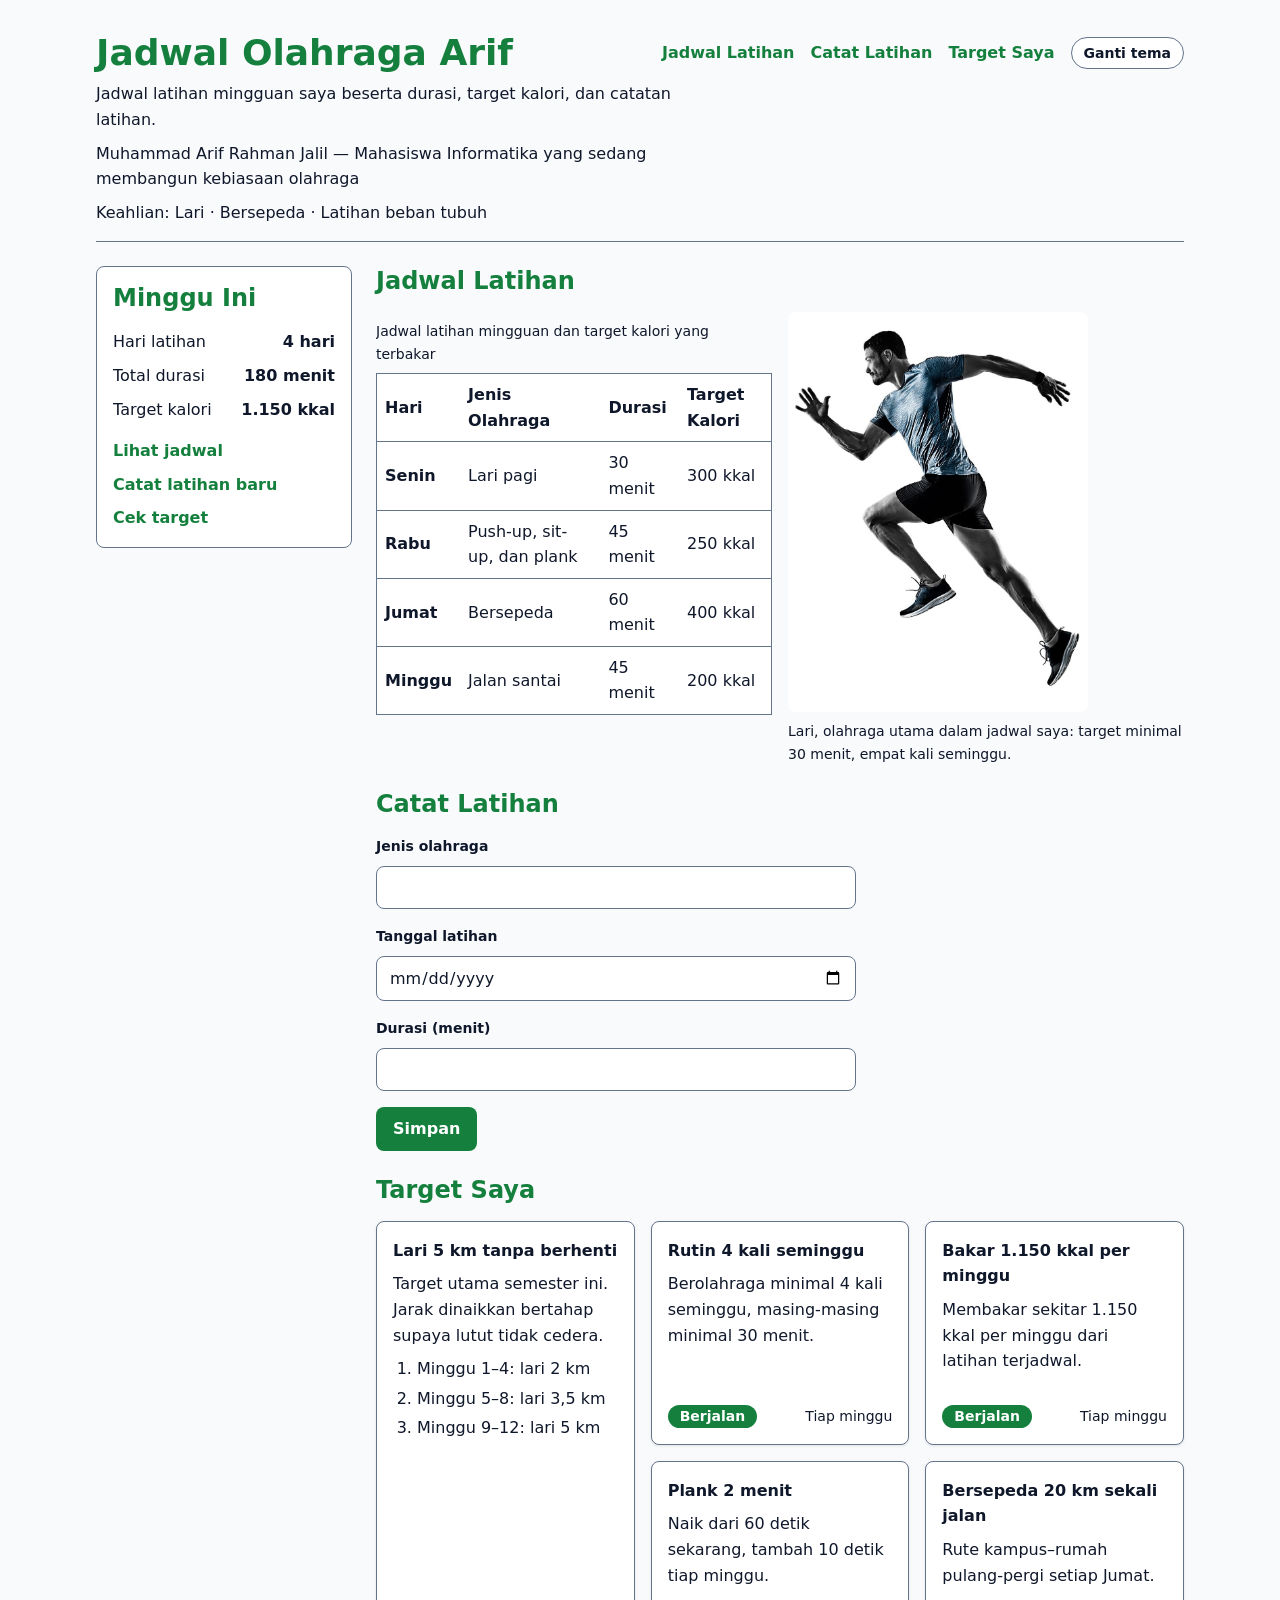
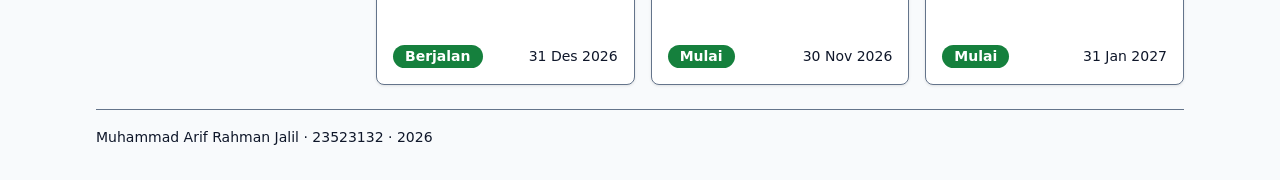
<file: P8/profil.html>
<!DOCTYPE html>
<html lang="id">
<head>
  <meta charset="utf-8">
  <meta name="viewport" content="width=device-width, initial-scale=1.0">
  <title>Profil</title> <!-- diisi app.js dari profil.panggilan -->
  <link rel="icon" href="data:,"> <!-- tanpa ini Console menampilkan 404 favicon.ico -->

  <!-- urutan: token -> dasar -> tata letak -> komponen -> responsif -> tema -->
  <link rel="stylesheet" href="tokens.css">
  <link rel="stylesheet" href="base.css">
  <link rel="stylesheet" href="layout.css">
  <link rel="stylesheet" href="komponen.css">
  <link rel="stylesheet" href="responsif.css">
  <link rel="stylesheet" href="tema.css">
</head>
<body class="page">
  <!-- baris 1 kerangka: kepala halaman -->
  <header>
    <input type="checkbox" id="tema" class="pengalih-tema">
    <div class="navbar">
      <h1 id="judul-halaman"></h1>
      <nav aria-label="Navigasi utama">
        <ul>
          <li><a href="#bagian-1">Jadwal Latihan</a></li>
          <li><a href="#bagian-2">Catat Latihan</a></li>
          <li><a href="#bagian-3">Target Saya</a></li>
        </ul>
      </nav>
      <label for="tema" class="tombol-tema">Ganti tema</label>
    </div>
    <p id="deskripsi"></p>
    <p id="perkenalan"></p>
    <p id="keahlian"></p>
  </header>

  <!-- baris 2 kerangka: isi, dua kolom (sisi | utama, sisi | bawah) -->
  <main class="isi">
    <aside class="sisi" aria-labelledby="judul-sisi">
      <h2 id="judul-sisi">Minggu Ini</h2>

      <dl class="ringkasan">
        <div>
          <dt>Hari latihan</dt>
          <dd id="ringkasan-hari"></dd>
        </div>
        <div>
          <dt>Total durasi</dt>
          <dd id="ringkasan-durasi"></dd>
        </div>
        <div>
          <dt>Target kalori</dt>
          <dd id="ringkasan-kalori"></dd>
        </div>
      </dl>

      <nav aria-label="Pintasan">
        <ul class="menu-samping">
          <li><a href="#bagian-1">Lihat jadwal</a></li>
          <li><a href="#bagian-2">Catat latihan baru</a></li>
          <li><a href="#bagian-3">Cek target</a></li>
        </ul>
      </nav>
    </aside>

    <div class="utama">
      <section id="bagian-1">
        <h2>Jadwal Latihan</h2>

        <div class="jadwal">
          <div class="tabel-wadah">
            <table>
              <caption>Jadwal latihan mingguan dan target kalori yang terbakar</caption>
              <thead>
                <tr>
                  <th scope="col">Hari</th>
                  <th scope="col">Jenis Olahraga</th>
                  <th scope="col">Durasi</th>
                  <th scope="col">Target Kalori</th>
                </tr>
              </thead>
              <tbody id="isi-jadwal"></tbody> <!-- baris diisi app.js dari daftarLatihan -->
            </table>
          </div>

          <figure>
            <img src="olahraga.jpg"
                 alt="Seorang pria berkaus biru, celana pendek hitam, dan sepatu lari sedang berlari cepat dengan satu lutut terangkat tinggi, di latar belakang putih."
                 width="300" height="400" loading="lazy">
            <figcaption>Lari, olahraga utama dalam jadwal saya: target minimal 30 menit, empat kali seminggu.</figcaption>
          </figure>
        </div>
      </section>

      <section id="bagian-2">
        <h2>Catat Latihan</h2>

        <form action="/simpan" method="post" class="form">
          <div class="form-kolom">
            <label for="jenis-olahraga">Jenis olahraga</label>
            <input type="text" id="jenis-olahraga" name="jenis-olahraga" required minlength="3" maxlength="50">
            <p class="pesan-galat">⚠ Isi 3–50 karakter, misalnya "Lari pagi".</p>
          </div>
          <div class="form-kolom">
            <label for="tanggal-latihan">Tanggal latihan</label>
            <input type="date" id="tanggal-latihan" name="tanggal-latihan" required min="2026-09-01" max="2027-01-31">
            <p class="pesan-galat">⚠ Pilih tanggal antara 1 September 2026 dan 31 Januari 2027.</p>
          </div>
          <div class="form-kolom">
            <label for="durasi">Durasi (menit)</label>
            <input type="number" id="durasi" name="durasi" required min="5" max="240" step="5">
            <p class="pesan-galat">⚠ Isi 5–240 menit, kelipatan 5.</p>
          </div>
          <button type="submit">Simpan</button>
        </form>
      </section>
    </div>

    <section id="bagian-3" class="bawah">
      <h2>Target Saya</h2>

      <!-- galeri: 1 kolom (dasar), 2 kolom mulai 48rem, 3 kolom mulai 60rem -->
      <ul class="galeri" id="galeri-target"></ul> <!-- kartu diisi app.js dari daftarTarget -->
    </section>
  </main>

  <!-- baris 3 kerangka: kaki halaman -->
  <footer>
    <p id="kaki"></p>
  </footer>

  <script type="module" src="js/app.js"></script>
</body>
</html>
</file>
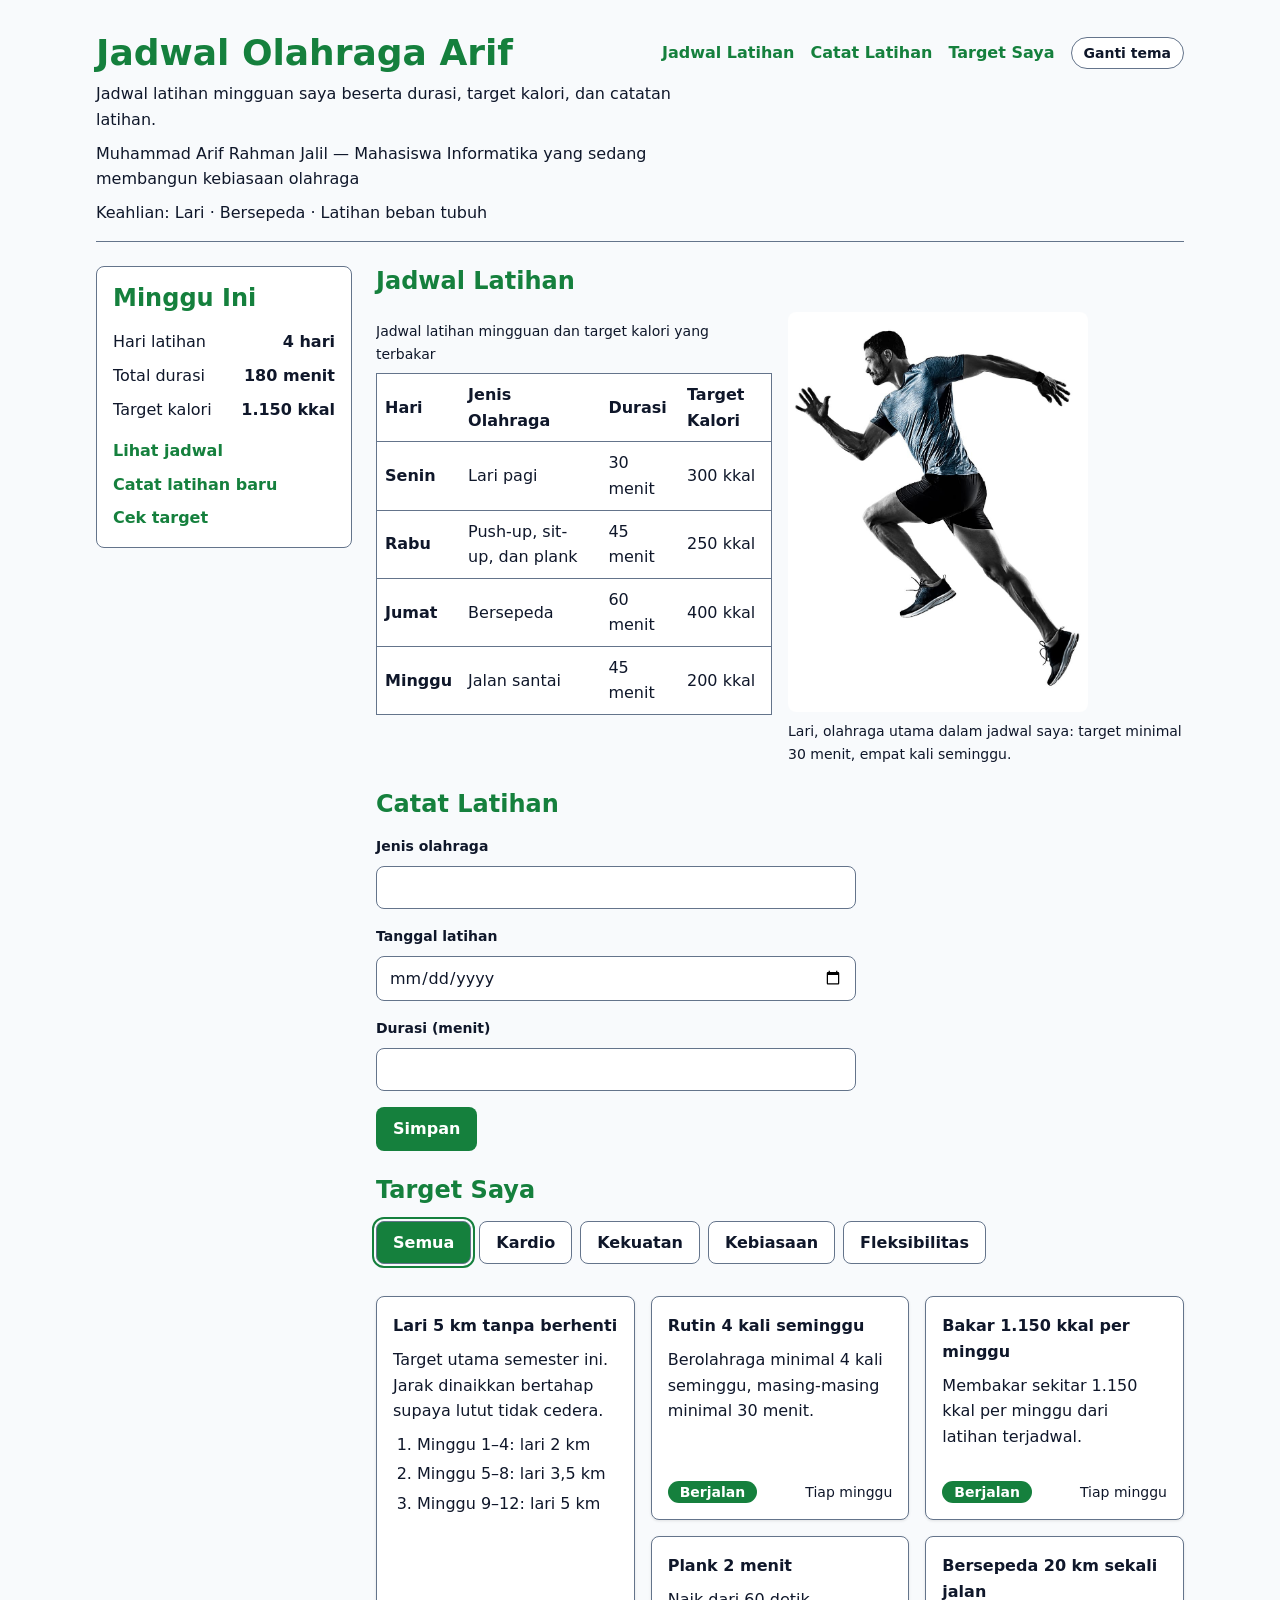
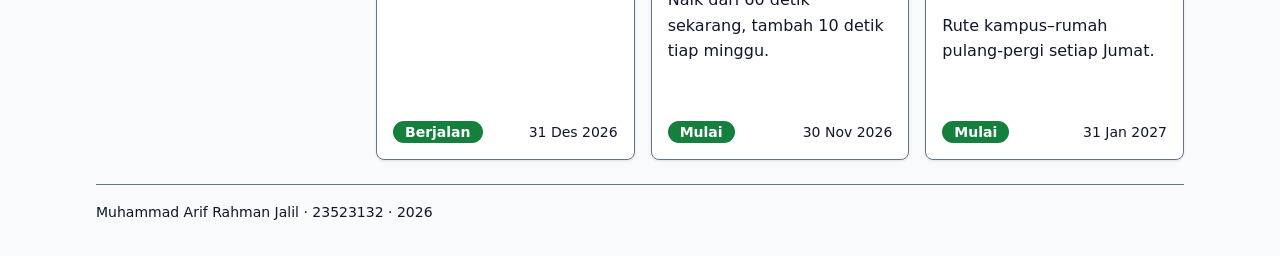
<file: P9/profil.html>
<!DOCTYPE html>
<html lang="id">
<head>
  <meta charset="utf-8">
  <meta name="viewport" content="width=device-width, initial-scale=1.0">
  <title>Profil</title> <!-- diisi app.js dari profil.panggilan -->
  <link rel="icon" href="data:,"> <!-- tanpa ini Console menampilkan 404 favicon.ico -->

  <!-- urutan: token -> dasar -> tata letak -> komponen -> responsif -> tema -->
  <link rel="stylesheet" href="tokens.css">
  <link rel="stylesheet" href="base.css">
  <link rel="stylesheet" href="layout.css">
  <link rel="stylesheet" href="komponen.css">
  <link rel="stylesheet" href="responsif.css">
  <link rel="stylesheet" href="tema.css">
</head>
<body class="page">
  <!-- baris 1 kerangka: kepala halaman -->
  <header>
    <input type="checkbox" id="tema" class="pengalih-tema">
    <div class="navbar">
      <h1 id="judul-halaman"></h1>
      <nav aria-label="Navigasi utama">
        <ul>
          <li><a href="#bagian-1">Jadwal Latihan</a></li>
          <li><a href="#bagian-2">Catat Latihan</a></li>
          <li><a href="#bagian-3">Target Saya</a></li>
        </ul>
      </nav>
      <label for="tema" class="tombol-tema">Ganti tema</label>
    </div>
    <p id="deskripsi"></p>
    <p id="perkenalan"></p>
    <p id="keahlian"></p>
  </header>

  <!-- baris 2 kerangka: isi, dua kolom (sisi | utama, sisi | bawah) -->
  <main class="isi">
    <aside class="sisi" aria-labelledby="judul-sisi">
      <h2 id="judul-sisi">Minggu Ini</h2>

      <dl class="ringkasan">
        <div>
          <dt>Hari latihan</dt>
          <dd id="ringkasan-hari"></dd>
        </div>
        <div>
          <dt>Total durasi</dt>
          <dd id="ringkasan-durasi"></dd>
        </div>
        <div>
          <dt>Target kalori</dt>
          <dd id="ringkasan-kalori"></dd>
        </div>
      </dl>

      <nav aria-label="Pintasan">
        <ul class="menu-samping">
          <li><a href="#bagian-1">Lihat jadwal</a></li>
          <li><a href="#bagian-2">Catat latihan baru</a></li>
          <li><a href="#bagian-3">Cek target</a></li>
        </ul>
      </nav>
    </aside>

    <div class="utama">
      <section id="bagian-1">
        <h2>Jadwal Latihan</h2>

        <div class="jadwal">
          <div class="tabel-wadah">
            <table>
              <caption>Jadwal latihan mingguan dan target kalori yang terbakar</caption>
              <thead>
                <tr>
                  <th scope="col">Hari</th>
                  <th scope="col">Jenis Olahraga</th>
                  <th scope="col">Durasi</th>
                  <th scope="col">Target Kalori</th>
                </tr>
              </thead>
              <tbody id="isi-jadwal"></tbody> <!-- baris diisi app.js dari daftarLatihan -->
            </table>
          </div>

          <figure>
            <img src="olahraga.jpg"
                 alt="Seorang pria berkaus biru, celana pendek hitam, dan sepatu lari sedang berlari cepat dengan satu lutut terangkat tinggi, di latar belakang putih."
                 width="300" height="400" loading="lazy">
            <figcaption>Lari, olahraga utama dalam jadwal saya: target minimal 30 menit, empat kali seminggu.</figcaption>
          </figure>
        </div>
      </section>

      <section id="bagian-2">
        <h2>Catat Latihan</h2>

        <form action="/simpan" method="post" class="form" id="form-latihan" novalidate> <!-- validasi diambil alih dom.js -->
          <div class="form-kolom">
            <label for="jenis-olahraga">Jenis olahraga</label>
            <input type="text" id="jenis-olahraga" name="jenis-olahraga" required minlength="3" maxlength="50" aria-describedby="galat-jenis">
            <p class="pesan-galat" id="galat-jenis" hidden>⚠ Isi 3–50 karakter, misalnya "Lari pagi".</p>
          </div>
          <div class="form-kolom">
            <label for="tanggal-latihan">Tanggal latihan</label>
            <input type="date" id="tanggal-latihan" name="tanggal-latihan" required min="2026-09-01" max="2027-01-31" aria-describedby="galat-tanggal">
            <p class="pesan-galat" id="galat-tanggal" hidden>⚠ Pilih tanggal antara 1 September 2026 dan 31 Januari 2027.</p>
          </div>
          <div class="form-kolom">
            <label for="durasi">Durasi (menit)</label>
            <input type="number" id="durasi" name="durasi" required min="5" max="240" step="5" aria-describedby="galat-durasi">
            <p class="pesan-galat" id="galat-durasi" hidden>⚠ Isi 5–240 menit, kelipatan 5.</p>
          </div>
          <button type="submit" id="tombol-simpan">Simpan</button>
          <p id="status-form" class="status-form" role="status"></p>
        </form>
      </section>
    </div>

    <section id="bagian-3" class="bawah">
      <h2>Target Saya</h2>

      <!-- P9: satu pendengar di #filter melayani semua tombol (dom.js) -->
      <div id="filter" class="filter" role="group" aria-label="Saring target menurut kategori">
        <button type="button" data-kategori="semua" class="aktif" aria-pressed="true">Semua</button>
        <button type="button" data-kategori="kardio" aria-pressed="false">Kardio</button>
        <button type="button" data-kategori="kekuatan" aria-pressed="false">Kekuatan</button>
        <button type="button" data-kategori="kebiasaan" aria-pressed="false">Kebiasaan</button>
        <button type="button" data-kategori="fleksibilitas" aria-pressed="false">Fleksibilitas</button>
      </div>

      <!-- galeri: 1 kolom (dasar), 2 kolom mulai 48rem, 3 kolom mulai 60rem -->
      <ul class="galeri" id="daftar"></ul> <!-- kosong; kartu dipasang render() di dom.js -->
      <p id="pesan-kosong" class="pesan-kosong" hidden>Tidak ada target pada kategori itu.</p>
    </section>
  </main>

  <!-- baris 3 kerangka: kaki halaman -->
  <footer>
    <p id="kaki"></p>
  </footer>

  <script type="module" src="js/app.js"></script>
  <script type="module" src="js/dom.js"></script>
</body>
</html>
</file>
<file: P10/tokens.css>
/* LAPIS 1 — primitif: nilai mentah, tidak menyebut peran apa pun */
:root {
  --green-700: #15803D;
  --slate-50:  #F8FAFC;
  --slate-200: #E2E8F0;
  --slate-500: #64748B;
  --slate-800: #1E293B;
  --slate-900: #0F172A;
  --white:     #FFFFFF;
  --red-700:   #B00020;
  --red-300:   #FF8A8A;

  --space-1: 0.25rem;
  --space-2: 0.5rem;
  --space-3: 0.75rem;
  --space-4: 1rem;
  --space-6: 1.5rem;

  --radius-md:     0.5rem;
  --radius-full:   999px;
  --shadow-terang: 0 1px 3px rgba(0, 0, 0, .10);
  --shadow-gelap:  0 1px 3px rgba(0, 0, 0, .45);

  --text-sm:  0.875rem;
  --text-md:  1rem;
  --text-xl:  1.5rem;
  --text-3xl: clamp(1.75rem, 1.2rem + 2.5vw, 2.25rem);
}

/* LAPIS 2 — semantik: peran. Isinya mengacu ke lapis 1. */
:root {
  --color-bg:         var(--slate-50);
  --color-fg:         var(--slate-900);
  --color-surface:    var(--white);
  --color-border:     var(--slate-500);
  --color-primary:    var(--green-700);
  --color-on-primary: var(--white);
  --color-danger:     var(--red-700);
  --color-focus:      var(--color-primary);
  --shadow-1:         var(--shadow-terang);

  /* versi terang warna utama untuk tema gelap — diturunkan, bukan hex baru */
  --color-primary-gelap: color-mix(in oklch, var(--green-700), white 45%);

  --card-pad:    var(--space-4);
  --section-gap: var(--space-6);
}
</file>
<file: P10/base.css>
*, *::before, *::after {
  box-sizing: border-box;          /* width sudah mencakup padding + border */
}

* { margin: 0; }                   /* hapus jarak bawaan; atur sendiri memakai gap */

img { max-width: 100%; height: auto; display: block; }

html {
  font-size: 100%;                 /* ikuti pengaturan pengguna, jangan dipatok */
  color-scheme: light;             /* kontrol bawaan (ikon kalender) ikut tema */
}

body {
  font-family: system-ui, "Segoe UI", Roboto, sans-serif;
  font-size: var(--text-md);
  line-height: 1.6;                /* 1.5-1.7 nyaman untuk teks isi */
  color: var(--color-fg);
  background: var(--color-bg);
  padding: var(--space-4);
  max-width: 70rem;
  margin-inline: auto;
}

h1 { font-size: var(--text-3xl); line-height: 1.15; color: var(--color-primary); }
h2 { font-size: var(--text-xl);  line-height: 1.25; color: var(--color-primary); }
h3 { font-size: var(--text-md); }

a { color: var(--color-primary); }

/* Batasi panjang baris supaya mata mudah berpindah baris */
main p, header p { max-width: 60ch; }
</file>
<file: P10/layout.css>
/* Kerangka halaman: tiga baris (kepala, isi, kaki) dijaga grid */
.page {
  display: grid;
  grid-template-rows: auto 1fr auto;
  min-height: 100dvh;              /* dvh: ikut bilah alamat ponsel yang bergerak */
  gap: var(--space-6);
}

header {
  display: flex;
  flex-direction: column;
  gap: var(--space-2);
  padding-block: var(--space-4);
  border-bottom: 1px solid var(--color-border);
}

/* Navbar: satu baris, disusun flex. Sumbu utama horizontal, silang vertikal. */
.navbar {
  display: flex;
  gap: var(--space-4);
  align-items: center;             /* sumbu silang: rata tengah */
  flex-wrap: wrap;                 /* hanya turun baris bila memang tidak muat (360 px) */
}

.navbar h1 {
  flex: 1 1 12rem;                 /* judul menyerap sisa ruang, menu tetap di kanan */
  min-width: 0;                    /* judul panjang membungkus, tidak mendorong menu */
  overflow-wrap: anywhere;
}

nav ul {
  display: flex;
  flex-wrap: wrap;
  gap: var(--space-4);
  list-style: none;                /* daftar nav tanpa butir */
  padding: 0;
}

nav a {
  font-weight: 600;
  text-decoration: none;
}

nav a:hover { text-decoration: underline; }

/* Isi: jumlah kolom dan area diatur di responsif.css (mobile-first) */
.isi {
  display: grid;
  gap: var(--space-6);
  align-items: start;
  align-content: start;            /* baris isi tidak meregang mengisi 1fr halaman */
}

.sisi  { grid-area: sisi; }
.utama { grid-area: utama; }
.bawah { grid-area: bawah; }

/* Item grid boleh menyusut di bawah ukuran isinya */
.sisi, .utama, .bawah { min-width: 0; }

.utama {
  display: flex;
  flex-direction: column;
  gap: var(--section-gap);         /* jarak antar bagian, tanpa margin */
}

section {
  display: flex;
  flex-direction: column;
  gap: var(--space-4);
}

/* Jadwal: tabel dan gambar berdampingan bila muat, bertumpuk bila tidak */
.jadwal {
  display: grid;
  grid-template-columns: repeat(auto-fit, minmax(min(20rem, 100%), 1fr));
  gap: var(--space-4);
  align-items: start;
}

footer {
  padding-block: var(--space-4);
  border-top: 1px solid var(--color-border);
  color: var(--color-fg);          /* hindari abu pucat yang gagal kontras */
  font-size: var(--text-sm);
}
</file>
<file: P10/komponen.css>
/* Tabel */
.tabel-wadah { overflow-x: auto; } /* tabel bergulir di wadahnya, halaman tidak */

table {
  width: 100%;
  border-collapse: collapse;
  background: var(--color-surface);
  border: 1px solid var(--color-border);
}

caption {
  text-align: start;
  font-size: var(--text-sm);
  padding-block: var(--space-2);
}

th, td {
  padding: var(--space-2);         /* padding tipis supaya 4 kolom muat di 360 px */
  border-bottom: 1px solid var(--color-border);
  text-align: start;
}

/* Gambar */
figure {
  display: flex;
  flex-direction: column;
  gap: var(--space-2);
}

figure img { border-radius: var(--radius-md); }

figcaption { font-size: var(--text-sm); }

/* Form */
.form {
  display: flex;
  flex-direction: column;
  gap: var(--space-4);
  max-width: 30rem;
}

.form-kolom {
  display: flex;
  flex-direction: column;
  gap: var(--space-2);             /* jarak label ke isian, seragam */
}

label {
  font-size: var(--text-sm);
  font-weight: 600;
}

input, select, textarea {
  font: inherit;                   /* kolom isian ikut ukuran huruf halaman */
  padding: var(--space-2) var(--space-3);
  border: 1px solid var(--color-border);
  border-radius: var(--radius-md);
  background: var(--color-surface);
  color: var(--color-fg);
}

button {
  align-self: flex-start;
  font: inherit;
  font-weight: 600;
  padding: var(--space-2) var(--space-4);
  border: 1px solid transparent;
  border-radius: var(--radius-md);
  background: var(--color-primary);
  color: var(--color-on-primary);
  cursor: pointer;
}

button:hover { text-decoration: underline; }

/* :focus-visible hanya muncul saat pengguna memakai papan ketik */
:focus-visible {
  outline: 2px solid var(--color-focus);
  outline-offset: 2px;
}

/* P9: kolom ditandai dom.js lewat aria-invalid, bukan lagi :user-invalid */
input[aria-invalid="true"] {
  border-color: var(--color-danger);
  border-width: 2px;
}

/* Pesan galat: disembunyikan/ditampilkan dom.js lewat atribut hidden */
.pesan-galat { color: var(--color-danger); font-size: var(--text-sm); }

/* Tombol yang menunggu: terlihat tidak bisa ditekan */
button:disabled {
  opacity: 0.5;
  cursor: not-allowed;
  text-decoration: none;
}

.status-form { font-size: var(--text-sm); font-weight: 600; }
.status-form:empty { display: none; }

/* Sidebar */
.sisi {
  display: flex;
  flex-direction: column;
  gap: var(--space-4);
  padding: var(--card-pad);
  background: var(--color-surface);
  border: 1px solid var(--color-border);
  border-radius: var(--radius-md);
}

.ringkasan {
  display: flex;
  flex-direction: column;
  gap: var(--space-2);
}

.ringkasan div {
  display: flex;
  justify-content: space-between;  /* label kiri, angka kanan, satu baris */
  gap: var(--space-2);
}

.ringkasan dd { font-weight: 600; }

/* Menu samping: kolom. Sumbu utama vertikal, silang horizontal. */
.menu-samping {
  flex-direction: column;
  gap: var(--space-2);
}

/* Galeri: jumlah kolom diatur di responsif.css (1 → 2 → 3) */
.galeri {
  display: grid;
  gap: var(--space-4);
  list-style: none;
  padding: 0;
}

/* Kartu: isi disusun flex, kaki selalu di dasar kartu */
.kartu {
  display: flex;
  flex-direction: column;
  gap: var(--space-3);
  background: var(--color-surface);
  border: 1px solid var(--color-border);
  border-radius: var(--radius-md);
  box-shadow: var(--shadow-1);
  padding: var(--card-pad);
}

.galeri .kartu { min-height: 14rem; }   /* tinggi dasar seragam walau isi pendek */

.kartu__isi {
  flex: 1;                         /* isi menyerap sisa tinggi, kaki terdorong ke bawah */
  min-width: 0;                    /* teks membungkus, tidak melebarkan kolom */
  display: flex;
  flex-direction: column;
  gap: var(--space-2);
}

.kartu__judul { overflow-wrap: anywhere; }

.kartu__tahap {
  display: flex;
  flex-direction: column;
  gap: var(--space-1);
  padding-inline-start: var(--space-6);
}

.kartu__kaki {
  display: flex;
  align-items: center;
  justify-content: space-between;
  gap: var(--space-2);
  flex-wrap: wrap;
  font-size: var(--text-sm);
}

.lencana {
  padding: 0 var(--space-3);
  border-radius: var(--radius-full);
  background: var(--color-primary);
  color: var(--color-on-primary);
  font-weight: 600;
}

/* P9: baris tombol filter di atas galeri */
.filter {
  display: flex;
  flex-wrap: wrap;
  gap: var(--space-2);
  margin-block-end: var(--space-4);
}

.filter button {
  background: var(--color-surface);
  color: var(--color-fg);
  border-color: var(--color-border);
}

/* Penanda tombol filter yang sedang berlaku; kelasnya dipasang dom.js */
.aktif {
  outline: 2px solid currentColor;
  outline-offset: 2px;
}

.filter button.aktif {
  background: var(--color-primary);
  color: var(--color-on-primary);
  outline-color: var(--color-primary); /* currentColor gelap hilang di tema gelap */
}

.pesan-kosong {
  padding: var(--card-pad);
  border: 1px dashed var(--color-border);
  border-radius: var(--radius-md);
}

/* P10: pesan keadaan daftar dari jaringan (memuat, gagal, kosong) */
.status-latihan {
  padding: var(--card-pad);
  border: 1px dashed var(--color-border);
  border-radius: var(--radius-md);
}

.status-latihan[data-keadaan="gagal"] {
  border-style: solid;
  border-color: var(--color-danger);
  color: var(--color-danger);
  font-weight: 600;
}

/* Blok yang menonjol: target utama menempati dua baris galeri */
.papan { grid-row: span 2; }

/* Tombol pengalih tema */
.pengalih-tema { position: absolute; opacity: 0; pointer-events: none; }

.tombol-tema {
  padding: var(--space-1) var(--space-3);
  border: 1px solid var(--color-border);
  border-radius: var(--radius-full);
  background: var(--color-surface);
  cursor: pointer;
}

/* checkbox tersembunyi, jadi penanda fokusnya dipindah ke label */
.pengalih-tema:focus-visible ~ .navbar .tombol-tema {
  outline: 2px solid var(--color-focus);
  outline-offset: 2px;
}
</file>
<file: P10/responsif.css>
/* Mobile-first: gaya dasar di atas (tanpa syarat), tambahan min-width di bawah.
   Gambar (max-width: 100%) ada di base.css, wadah tabel bergulir ada di komponen.css. */

/* dasar: berlaku di semua lebar, satu kolom */
.isi {
  grid-template-columns: 1fr;
  grid-template-areas:
    "sisi"
    "utama"
    "bawah";
  gap: var(--space-6);
}

.galeri {
  grid-template-columns: 1fr;
  gap: var(--space-4);
}

/* tablet: galeri dua kolom */
@media (min-width: 48rem) {
  .galeri { grid-template-columns: repeat(2, 1fr); }
}

/* desktop: sidebar bersanding dengan konten, galeri tiga kolom */
@media (min-width: 60rem) {
  .isi {
    grid-template-columns: 16rem 1fr;
    grid-template-areas:
      "sisi utama"
      "sisi bawah";
  }
  .galeri { grid-template-columns: repeat(3, 1fr); }
}
</file>
<file: P10/tema.css>
/* 1. Ikut pengaturan sistem: lapis semantik saja yang diganti */
@media (prefers-color-scheme: dark) {
  :root {
    --color-bg:         var(--slate-900);
    --color-fg:         var(--slate-200);
    --color-surface:    var(--slate-800);
    --color-border:     var(--slate-500);
    --color-primary:    var(--color-primary-gelap);
    --color-on-primary: var(--slate-900);
    --color-danger:     var(--red-300);
    --shadow-1:         var(--shadow-gelap);
    color-scheme: dark;
  }
}

/* 2. Pilihan manual HARUS berada setelah blok media query,
      supaya menang saat keduanya menyala bersamaan. */
:root:has(#tema:checked) {
  --color-bg:         var(--slate-900);
  --color-fg:         var(--slate-200);
  --color-surface:    var(--slate-800);
  --color-border:     var(--slate-500);
  --color-primary:    var(--color-primary-gelap);
  --color-on-primary: var(--slate-900);
  --color-danger:     var(--red-300);
  --shadow-1:         var(--shadow-gelap);
  color-scheme: dark;
}

/* 3. Sistem gelap, tetapi pengguna memilih terang (membaca di ruang terang) */
@media (prefers-color-scheme: dark) {
  :root:has(#tema:checked) {
    --color-bg:         var(--slate-50);
    --color-fg:         var(--slate-900);
    --color-surface:    var(--white);
    --color-border:     var(--slate-500);
    --color-primary:    var(--green-700);
    --color-on-primary: var(--white);
    --color-danger:     var(--red-700);
    --shadow-1:         var(--shadow-terang);
    color-scheme: light;
  }
}
</file>
<file: P11/tokens.css>
/* LAPIS 1 — primitif: nilai mentah, tidak menyebut peran apa pun */
:root {
  --green-700: #15803D;
  --slate-50:  #F8FAFC;
  --slate-200: #E2E8F0;
  --slate-500: #64748B;
  --slate-800: #1E293B;
  --slate-900: #0F172A;
  --white:     #FFFFFF;
  --red-700:   #B00020;
  --red-300:   #FF8A8A;

  --space-1: 0.25rem;
  --space-2: 0.5rem;
  --space-3: 0.75rem;
  --space-4: 1rem;
  --space-6: 1.5rem;

  --radius-md:     0.5rem;
  --radius-full:   999px;
  --shadow-terang: 0 1px 3px rgba(0, 0, 0, .10);
  --shadow-gelap:  0 1px 3px rgba(0, 0, 0, .45);

  --text-sm:  0.875rem;
  --text-md:  1rem;
  --text-xl:  1.5rem;
  --text-3xl: clamp(1.75rem, 1.2rem + 2.5vw, 2.25rem);
}

/* LAPIS 2 — semantik: peran. Isinya mengacu ke lapis 1. */
:root {
  --color-bg:         var(--slate-50);
  --color-fg:         var(--slate-900);
  --color-surface:    var(--white);
  --color-border:     var(--slate-500);
  --color-primary:    var(--green-700);
  --color-on-primary: var(--white);
  --color-danger:     var(--red-700);
  --color-focus:      var(--color-primary);
  --shadow-1:         var(--shadow-terang);

  /* versi terang warna utama untuk tema gelap — diturunkan, bukan hex baru */
  --color-primary-gelap: color-mix(in oklch, var(--green-700), white 45%);

  --card-pad:    var(--space-4);
  --section-gap: var(--space-6);
}
</file>
<file: P11/base.css>
*, *::before, *::after {
  box-sizing: border-box;          /* width sudah mencakup padding + border */
}

* { margin: 0; }                   /* hapus jarak bawaan; atur sendiri memakai gap */

img { max-width: 100%; height: auto; display: block; }

html {
  font-size: 100%;                 /* ikuti pengaturan pengguna, jangan dipatok */
  color-scheme: light;             /* kontrol bawaan (ikon kalender) ikut tema */
}

body {
  font-family: system-ui, "Segoe UI", Roboto, sans-serif;
  font-size: var(--text-md);
  line-height: 1.6;                /* 1.5-1.7 nyaman untuk teks isi */
  color: var(--color-fg);
  background: var(--color-bg);
  padding: var(--space-4);
  max-width: 70rem;
  margin-inline: auto;
}

h1 { font-size: var(--text-3xl); line-height: 1.15; color: var(--color-primary); }
h2 { font-size: var(--text-xl);  line-height: 1.25; color: var(--color-primary); }
h3 { font-size: var(--text-md); }

a { color: var(--color-primary); }

/* Batasi panjang baris supaya mata mudah berpindah baris */
main p, header p { max-width: 60ch; }
</file>
<file: P11/layout.css>
/* Kerangka halaman: tiga baris (kepala, isi, kaki) dijaga grid */
.page {
  display: grid;
  grid-template-rows: auto 1fr auto;
  min-height: 100dvh;              /* dvh: ikut bilah alamat ponsel yang bergerak */
  gap: var(--space-6);
}

header {
  display: flex;
  flex-direction: column;
  gap: var(--space-2);
  padding-block: var(--space-4);
  border-bottom: 1px solid var(--color-border);
}

/* Navbar: satu baris, disusun flex. Sumbu utama horizontal, silang vertikal. */
.navbar {
  display: flex;
  gap: var(--space-4);
  align-items: center;             /* sumbu silang: rata tengah */
  flex-wrap: wrap;                 /* hanya turun baris bila memang tidak muat (360 px) */
}

.navbar h1 {
  flex: 1 1 12rem;                 /* judul menyerap sisa ruang, menu tetap di kanan */
  min-width: 0;                    /* judul panjang membungkus, tidak mendorong menu */
  overflow-wrap: anywhere;
}

nav ul {
  display: flex;
  flex-wrap: wrap;
  gap: var(--space-4);
  list-style: none;                /* daftar nav tanpa butir */
  padding: 0;
}

nav a {
  font-weight: 600;
  text-decoration: none;
}

nav a:hover { text-decoration: underline; }

/* Isi: jumlah kolom dan area diatur di responsif.css (mobile-first) */
.isi {
  display: grid;
  gap: var(--space-6);
  align-items: start;
  align-content: start;            /* baris isi tidak meregang mengisi 1fr halaman */
}

.sisi  { grid-area: sisi; }
.utama { grid-area: utama; }
.bawah { grid-area: bawah; }

/* Item grid boleh menyusut di bawah ukuran isinya */
.sisi, .utama, .bawah { min-width: 0; }

.utama {
  display: flex;
  flex-direction: column;
  gap: var(--section-gap);         /* jarak antar bagian, tanpa margin */
}

section {
  display: flex;
  flex-direction: column;
  gap: var(--space-4);
}

/* Jadwal: tabel dan gambar berdampingan bila muat, bertumpuk bila tidak */
.jadwal {
  display: grid;
  grid-template-columns: repeat(auto-fit, minmax(min(20rem, 100%), 1fr));
  gap: var(--space-4);
  align-items: start;
}

footer {
  padding-block: var(--space-4);
  border-top: 1px solid var(--color-border);
  color: var(--color-fg);          /* hindari abu pucat yang gagal kontras */
  font-size: var(--text-sm);
}
</file>
<file: P11/komponen.css>
/* Tabel */
.tabel-wadah { overflow-x: auto; } /* tabel bergulir di wadahnya, halaman tidak */

table {
  width: 100%;
  border-collapse: collapse;
  background: var(--color-surface);
  border: 1px solid var(--color-border);
}

caption {
  text-align: start;
  font-size: var(--text-sm);
  padding-block: var(--space-2);
}

th, td {
  padding: var(--space-2);         /* padding tipis supaya 4 kolom muat di 360 px */
  border-bottom: 1px solid var(--color-border);
  text-align: start;
}

/* Gambar */
figure {
  display: flex;
  flex-direction: column;
  gap: var(--space-2);
}

figure img { border-radius: var(--radius-md); }

figcaption { font-size: var(--text-sm); }

/* Form */
.form {
  display: flex;
  flex-direction: column;
  gap: var(--space-4);
  max-width: 30rem;
}

.form-kolom {
  display: flex;
  flex-direction: column;
  gap: var(--space-2);             /* jarak label ke isian, seragam */
}

label {
  font-size: var(--text-sm);
  font-weight: 600;
}

input, select, textarea {
  font: inherit;                   /* kolom isian ikut ukuran huruf halaman */
  padding: var(--space-2) var(--space-3);
  border: 1px solid var(--color-border);
  border-radius: var(--radius-md);
  background: var(--color-surface);
  color: var(--color-fg);
}

button {
  align-self: flex-start;
  font: inherit;
  font-weight: 600;
  padding: var(--space-2) var(--space-4);
  border: 1px solid transparent;
  border-radius: var(--radius-md);
  background: var(--color-primary);
  color: var(--color-on-primary);
  cursor: pointer;
}

button:hover { text-decoration: underline; }

/* :focus-visible hanya muncul saat pengguna memakai papan ketik */
:focus-visible {
  outline: 2px solid var(--color-focus);
  outline-offset: 2px;
}

/* P9: kolom ditandai dom.js lewat aria-invalid, bukan lagi :user-invalid */
input[aria-invalid="true"] {
  border-color: var(--color-danger);
  border-width: 2px;
}

/* Pesan galat: disembunyikan/ditampilkan dom.js lewat atribut hidden */
.pesan-galat { color: var(--color-danger); font-size: var(--text-sm); }

/* Tombol yang menunggu: terlihat tidak bisa ditekan */
button:disabled {
  opacity: 0.5;
  cursor: not-allowed;
  text-decoration: none;
}

.status-form { font-size: var(--text-sm); font-weight: 600; }
.status-form:empty { display: none; }

/* Sidebar */
.sisi {
  display: flex;
  flex-direction: column;
  gap: var(--space-4);
  padding: var(--card-pad);
  background: var(--color-surface);
  border: 1px solid var(--color-border);
  border-radius: var(--radius-md);
}

.ringkasan {
  display: flex;
  flex-direction: column;
  gap: var(--space-2);
}

.ringkasan div {
  display: flex;
  justify-content: space-between;  /* label kiri, angka kanan, satu baris */
  gap: var(--space-2);
}

.ringkasan dd { font-weight: 600; }

/* Menu samping: kolom. Sumbu utama vertikal, silang horizontal. */
.menu-samping {
  flex-direction: column;
  gap: var(--space-2);
}

/* Galeri: jumlah kolom diatur di responsif.css (1 → 2 → 3) */
.galeri {
  display: grid;
  gap: var(--space-4);
  list-style: none;
  padding: 0;
}

/* Kartu: isi disusun flex, kaki selalu di dasar kartu */
.kartu {
  display: flex;
  flex-direction: column;
  gap: var(--space-3);
  background: var(--color-surface);
  border: 1px solid var(--color-border);
  border-radius: var(--radius-md);
  box-shadow: var(--shadow-1);
  padding: var(--card-pad);
}

.galeri .kartu { min-height: 14rem; }   /* tinggi dasar seragam walau isi pendek */

.kartu__isi {
  flex: 1;                         /* isi menyerap sisa tinggi, kaki terdorong ke bawah */
  min-width: 0;                    /* teks membungkus, tidak melebarkan kolom */
  display: flex;
  flex-direction: column;
  gap: var(--space-2);
}

.kartu__judul { overflow-wrap: anywhere; }

.kartu__tahap {
  display: flex;
  flex-direction: column;
  gap: var(--space-1);
  padding-inline-start: var(--space-6);
}

.kartu__kaki {
  display: flex;
  align-items: center;
  justify-content: space-between;
  gap: var(--space-2);
  flex-wrap: wrap;
  font-size: var(--text-sm);
}

.lencana {
  padding: 0 var(--space-3);
  border-radius: var(--radius-full);
  background: var(--color-primary);
  color: var(--color-on-primary);
  font-weight: 600;
}

/* P9: baris tombol filter di atas galeri */
.filter {
  display: flex;
  flex-wrap: wrap;
  gap: var(--space-2);
  margin-block-end: var(--space-4);
}

.filter button {
  background: var(--color-surface);
  color: var(--color-fg);
  border-color: var(--color-border);
}

/* Penanda tombol filter yang sedang berlaku; kelasnya dipasang dom.js */
.aktif {
  outline: 2px solid currentColor;
  outline-offset: 2px;
}

.filter button.aktif {
  background: var(--color-primary);
  color: var(--color-on-primary);
  outline-color: var(--color-primary); /* currentColor gelap hilang di tema gelap */
}

/* P11: tombol atur ulang pilihan tersimpan, tampil sekunder di bawah filter */
.tombol-atur-ulang {
  margin-block-end: var(--space-4);
  background: transparent;
  color: var(--color-fg);
  border: 1px dashed var(--color-border);
  font-size: var(--text-sm);
}

.pesan-kosong {
  padding: var(--card-pad);
  border: 1px dashed var(--color-border);
  border-radius: var(--radius-md);
}

/* P10: pesan keadaan daftar dari jaringan (memuat, gagal, kosong) */
.status-latihan {
  padding: var(--card-pad);
  border: 1px dashed var(--color-border);
  border-radius: var(--radius-md);
}

.status-latihan[data-keadaan="gagal"] {
  border-style: solid;
  border-color: var(--color-danger);
  color: var(--color-danger);
  font-weight: 600;
}

/* Blok yang menonjol: target utama menempati dua baris galeri */
.papan { grid-row: span 2; }

/* Tombol pengalih tema */
.pengalih-tema { position: absolute; opacity: 0; pointer-events: none; }

.tombol-tema {
  padding: var(--space-1) var(--space-3);
  border: 1px solid var(--color-border);
  border-radius: var(--radius-full);
  background: var(--color-surface);
  cursor: pointer;
}

/* checkbox tersembunyi, jadi penanda fokusnya dipindah ke label */
.pengalih-tema:focus-visible ~ .navbar .tombol-tema {
  outline: 2px solid var(--color-focus);
  outline-offset: 2px;
}
</file>
<file: P11/responsif.css>
/* Mobile-first: gaya dasar di atas (tanpa syarat), tambahan min-width di bawah.
   Gambar (max-width: 100%) ada di base.css, wadah tabel bergulir ada di komponen.css. */

/* dasar: berlaku di semua lebar, satu kolom */
.isi {
  grid-template-columns: 1fr;
  grid-template-areas:
    "sisi"
    "utama"
    "bawah";
  gap: var(--space-6);
}

.galeri {
  grid-template-columns: 1fr;
  gap: var(--space-4);
}

/* tablet: galeri dua kolom */
@media (min-width: 48rem) {
  .galeri { grid-template-columns: repeat(2, 1fr); }
}

/* desktop: sidebar bersanding dengan konten, galeri tiga kolom */
@media (min-width: 60rem) {
  .isi {
    grid-template-columns: 16rem 1fr;
    grid-template-areas:
      "sisi utama"
      "sisi bawah";
  }
  .galeri { grid-template-columns: repeat(3, 1fr); }
}
</file>
<file: P11/tema.css>
/* 1. Ikut pengaturan sistem: lapis semantik saja yang diganti */
@media (prefers-color-scheme: dark) {
  :root {
    --color-bg:         var(--slate-900);
    --color-fg:         var(--slate-200);
    --color-surface:    var(--slate-800);
    --color-border:     var(--slate-500);
    --color-primary:    var(--color-primary-gelap);
    --color-on-primary: var(--slate-900);
    --color-danger:     var(--red-300);
    --shadow-1:         var(--shadow-gelap);
    color-scheme: dark;
  }
}

/* 2. Pilihan manual HARUS berada setelah blok media query,
      supaya menang saat keduanya menyala bersamaan. */
:root:has(#tema:checked) {
  --color-bg:         var(--slate-900);
  --color-fg:         var(--slate-200);
  --color-surface:    var(--slate-800);
  --color-border:     var(--slate-500);
  --color-primary:    var(--color-primary-gelap);
  --color-on-primary: var(--slate-900);
  --color-danger:     var(--red-300);
  --shadow-1:         var(--shadow-gelap);
  color-scheme: dark;
}

/* 3. Sistem gelap, tetapi pengguna memilih terang (membaca di ruang terang) */
@media (prefers-color-scheme: dark) {
  :root:has(#tema:checked) {
    --color-bg:         var(--slate-50);
    --color-fg:         var(--slate-900);
    --color-surface:    var(--white);
    --color-border:     var(--slate-500);
    --color-primary:    var(--green-700);
    --color-on-primary: var(--white);
    --color-danger:     var(--red-700);
    --shadow-1:         var(--shadow-terang);
    color-scheme: light;
  }
}
</file>
<file: P4/tokens.css>
/* LAPIS 1 — primitif: nilai mentah, tidak menyebut peran apa pun */
:root {
  --green-700: #15803D;
  --slate-50:  #F8FAFC;
  --slate-200: #E2E8F0;
  --slate-500: #64748B;
  --slate-800: #1E293B;
  --slate-900: #0F172A;
  --white:     #FFFFFF;
  --red-700:   #B00020;
  --red-300:   #FF8A8A;

  --space-1: 0.25rem;
  --space-2: 0.5rem;
  --space-3: 0.75rem;
  --space-4: 1rem;
  --space-6: 1.5rem;

  --radius-md:     0.5rem;
  --radius-full:   999px;
  --shadow-terang: 0 1px 3px rgba(0, 0, 0, .10);
  --shadow-gelap:  0 1px 3px rgba(0, 0, 0, .45);

  --text-sm:  0.875rem;
  --text-md:  1rem;
  --text-xl:  1.5rem;
  --text-3xl: clamp(1.75rem, 1.2rem + 2.5vw, 2.25rem);
}

/* LAPIS 2 — semantik: peran. Isinya mengacu ke lapis 1. */
:root {
  --color-bg:         var(--slate-50);
  --color-fg:         var(--slate-900);
  --color-surface:    var(--white);
  --color-border:     var(--slate-500);
  --color-primary:    var(--green-700);
  --color-on-primary: var(--white);
  --color-danger:     var(--red-700);
  --color-focus:      var(--color-primary);
  --shadow-1:         var(--shadow-terang);

  /* versi terang warna utama untuk tema gelap — diturunkan, bukan hex baru */
  --color-primary-gelap: color-mix(in oklch, var(--green-700), white 45%);

  --card-pad:    var(--space-4);
  --section-gap: var(--space-6);
}
</file>
<file: P4/base.css>
*, *::before, *::after {
  box-sizing: border-box;          /* width sudah mencakup padding + border */
}

* { margin: 0; }                   /* hapus jarak bawaan; atur sendiri memakai gap */

img { max-width: 100%; height: auto; display: block; }

html {
  font-size: 100%;                 /* ikuti pengaturan pengguna, jangan dipatok */
}

body {
  font-family: system-ui, "Segoe UI", Roboto, sans-serif;
  font-size: var(--text-md);
  line-height: 1.6;                /* 1.5-1.7 nyaman untuk teks isi */
  color: var(--color-fg);
  background: var(--color-bg);
  padding: var(--space-4);
  max-width: 70rem;
  margin-inline: auto;
}

h1 { font-size: var(--text-3xl); line-height: 1.15; color: var(--color-primary); }
h2 { font-size: var(--text-xl);  line-height: 1.25; color: var(--color-primary); }
h3 { font-size: var(--text-md); }

a { color: var(--color-primary); }

/* Batasi panjang baris supaya mata mudah berpindah baris */
main p, header p { max-width: 60ch; }
</file>
<file: P4/layout.css>
header {
  display: flex;
  flex-direction: column;
  gap: var(--space-2);
  padding-block: var(--space-4);
  border-bottom: 1px solid var(--color-border);
}

.header-baris {
  display: flex;
  align-items: center;             /* sumbu silang: rata tengah */
  justify-content: space-between;  /* sumbu utama: judul kiri, menu kanan */
  gap: var(--space-4);
  flex-wrap: wrap;                 /* turun baris di layar sempit, jangan meluber */
}

nav ul {
  display: flex;
  flex-wrap: wrap;
  gap: var(--space-4);
  list-style: none;                /* daftar nav tanpa butir */
  padding: 0;
}

nav a {
  font-weight: 600;
  text-decoration: none;
}

nav a:hover { text-decoration: underline; }

main {
  display: flex;
  flex-direction: column;
  gap: var(--section-gap);         /* jarak antar bagian, tanpa margin */
  padding-block: var(--space-6);
}

section {
  display: flex;
  flex-direction: column;
  gap: var(--space-4);
}

.katalog {
  display: flex;
  flex-wrap: wrap;                 /* kunci responsif: kartu turun sendiri */
  gap: var(--space-4);
  list-style: none;
  padding: 0;
}

.kartu {
  flex: 1 1 16rem;                 /* tumbuh, menyusut, lebar dasar 16rem */
  background: var(--color-surface);
  border: 1px solid var(--color-border);
  border-radius: var(--radius-md);
  box-shadow: var(--shadow-1);
  padding: var(--card-pad);
}

footer {
  margin-top: var(--space-6);
  padding-block: var(--space-4);
  border-top: 1px solid var(--color-border);
  color: var(--color-fg);          /* hindari abu pucat yang gagal kontras */
  font-size: var(--text-sm);
}
</file>
<file: P4/komponen.css>
/* Tabel */
.tabel-wadah { overflow-x: auto; } /* tabel bergulir di wadahnya, halaman tidak */

table {
  width: 100%;
  border-collapse: collapse;
  background: var(--color-surface);
  border: 1px solid var(--color-border);
}

caption {
  text-align: start;
  font-size: var(--text-sm);
  padding-block: var(--space-2);
}

th, td {
  padding: var(--space-2) var(--space-3);
  border-bottom: 1px solid var(--color-border);
  text-align: start;
}

/* Gambar */
figure {
  display: flex;
  flex-direction: column;
  gap: var(--space-2);
}

figure img { border-radius: var(--radius-md); }

figcaption { font-size: var(--text-sm); }

/* Form */
.form {
  display: flex;
  flex-direction: column;
  gap: var(--space-4);
  max-width: 30rem;
}

.form-kolom {
  display: flex;
  flex-direction: column;
  gap: var(--space-2);             /* jarak label ke isian, seragam */
}

label {
  font-size: var(--text-sm);
  font-weight: 600;
}

input, select, textarea {
  font: inherit;                   /* kolom isian ikut ukuran huruf halaman */
  padding: var(--space-2) var(--space-3);
  border: 1px solid var(--color-border);
  border-radius: var(--radius-md);
  background: var(--color-surface);
  color: var(--color-fg);
}

button {
  align-self: flex-start;
  font: inherit;
  font-weight: 600;
  padding: var(--space-2) var(--space-4);
  border: 1px solid transparent;
  border-radius: var(--radius-md);
  background: var(--color-primary);
  color: var(--color-on-primary);
  cursor: pointer;
}

button:hover { text-decoration: underline; }

/* :focus-visible hanya muncul saat pengguna memakai papan ketik */
:focus-visible {
  outline: 2px solid var(--color-focus);
  outline-offset: 2px;
}

/* Tandai hanya setelah pengguna mengisi sesuatu yang tidak sah */
input:user-invalid {
  border-color: var(--color-danger);
  border-width: 2px;
}

/* Pesan galat: sembunyikan selama belum tidak-sah, tampilkan saat perlu */
.pesan-galat { display: none; color: var(--color-danger); font-size: var(--text-sm); }
.form-kolom:has(input:user-invalid) .pesan-galat { display: block; }

/* Tombol pengalih tema */
.pengalih-tema { position: absolute; opacity: 0; pointer-events: none; }

.tombol-tema {
  padding: var(--space-1) var(--space-3);
  border: 1px solid var(--color-border);
  border-radius: var(--radius-full);
  background: var(--color-surface);
  cursor: pointer;
}

/* checkbox tersembunyi, jadi penanda fokusnya dipindah ke label */
.pengalih-tema:focus-visible ~ .header-baris .tombol-tema {
  outline: 2px solid var(--color-focus);
  outline-offset: 2px;
}
</file>
<file: P4/tema.css>
/* 1. Ikut pengaturan sistem: lapis semantik saja yang diganti */
@media (prefers-color-scheme: dark) {
  :root {
    --color-bg:         var(--slate-900);
    --color-fg:         var(--slate-200);
    --color-surface:    var(--slate-800);
    --color-border:     var(--slate-500);
    --color-primary:    var(--color-primary-gelap);
    --color-on-primary: var(--slate-900);
    --color-danger:     var(--red-300);
    --shadow-1:         var(--shadow-gelap);
  }
}

/* 2. Pilihan manual HARUS berada setelah blok media query,
      supaya menang saat keduanya menyala bersamaan. */
:root:has(#tema:checked) {
  --color-bg:         var(--slate-900);
  --color-fg:         var(--slate-200);
  --color-surface:    var(--slate-800);
  --color-border:     var(--slate-500);
  --color-primary:    var(--color-primary-gelap);
  --color-on-primary: var(--slate-900);
  --color-danger:     var(--red-300);
  --shadow-1:         var(--shadow-gelap);
}

/* 3. Sistem gelap, tetapi pengguna memilih terang (membaca di ruang terang) */
@media (prefers-color-scheme: dark) {
  :root:has(#tema:checked) {
    --color-bg:         var(--slate-50);
    --color-fg:         var(--slate-900);
    --color-surface:    var(--white);
    --color-border:     var(--slate-500);
    --color-primary:    var(--green-700);
    --color-on-primary: var(--white);
    --color-danger:     var(--red-700);
    --shadow-1:         var(--shadow-terang);
  }
}
</file>
<file: P5/tokens.css>
/* LAPIS 1 — primitif: nilai mentah, tidak menyebut peran apa pun */
:root {
  --green-700: #15803D;
  --slate-50:  #F8FAFC;
  --slate-200: #E2E8F0;
  --slate-500: #64748B;
  --slate-800: #1E293B;
  --slate-900: #0F172A;
  --white:     #FFFFFF;
  --red-700:   #B00020;
  --red-300:   #FF8A8A;

  --space-1: 0.25rem;
  --space-2: 0.5rem;
  --space-3: 0.75rem;
  --space-4: 1rem;
  --space-6: 1.5rem;

  --radius-md:     0.5rem;
  --radius-full:   999px;
  --shadow-terang: 0 1px 3px rgba(0, 0, 0, .10);
  --shadow-gelap:  0 1px 3px rgba(0, 0, 0, .45);

  --text-sm:  0.875rem;
  --text-md:  1rem;
  --text-xl:  1.5rem;
  --text-3xl: clamp(1.75rem, 1.2rem + 2.5vw, 2.25rem);
}

/* LAPIS 2 — semantik: peran. Isinya mengacu ke lapis 1. */
:root {
  --color-bg:         var(--slate-50);
  --color-fg:         var(--slate-900);
  --color-surface:    var(--white);
  --color-border:     var(--slate-500);
  --color-primary:    var(--green-700);
  --color-on-primary: var(--white);
  --color-danger:     var(--red-700);
  --color-focus:      var(--color-primary);
  --shadow-1:         var(--shadow-terang);

  /* versi terang warna utama untuk tema gelap — diturunkan, bukan hex baru */
  --color-primary-gelap: color-mix(in oklch, var(--green-700), white 45%);

  --card-pad:    var(--space-4);
  --section-gap: var(--space-6);
}
</file>
<file: P5/base.css>
*, *::before, *::after {
  box-sizing: border-box;          /* width sudah mencakup padding + border */
}

* { margin: 0; }                   /* hapus jarak bawaan; atur sendiri memakai gap */

img { max-width: 100%; height: auto; display: block; }

html {
  font-size: 100%;                 /* ikuti pengaturan pengguna, jangan dipatok */
  color-scheme: light;             /* kontrol bawaan (ikon kalender) ikut tema */
}

body {
  font-family: system-ui, "Segoe UI", Roboto, sans-serif;
  font-size: var(--text-md);
  line-height: 1.6;                /* 1.5-1.7 nyaman untuk teks isi */
  color: var(--color-fg);
  background: var(--color-bg);
  padding: var(--space-4);
  max-width: 70rem;
  margin-inline: auto;
}

h1 { font-size: var(--text-3xl); line-height: 1.15; color: var(--color-primary); }
h2 { font-size: var(--text-xl);  line-height: 1.25; color: var(--color-primary); }
h3 { font-size: var(--text-md); }

a { color: var(--color-primary); }

/* Batasi panjang baris supaya mata mudah berpindah baris */
main p, header p { max-width: 60ch; }
</file>
<file: P5/layout.css>
/* Kerangka halaman: tiga baris (kepala, isi, kaki) dijaga grid */
.page {
  display: grid;
  grid-template-rows: auto 1fr auto;
  min-height: 100dvh;              /* dvh: ikut bilah alamat ponsel yang bergerak */
  gap: var(--space-6);
}

header {
  display: flex;
  flex-direction: column;
  gap: var(--space-2);
  padding-block: var(--space-4);
  border-bottom: 1px solid var(--color-border);
}

/* Navbar: satu baris, disusun flex. Sumbu utama horizontal, silang vertikal. */
.navbar {
  display: flex;
  gap: var(--space-4);
  align-items: center;             /* sumbu silang: rata tengah */
  flex-wrap: wrap;                 /* hanya turun baris bila memang tidak muat (360 px) */
}

.navbar h1 {
  flex: 1 1 12rem;                 /* judul menyerap sisa ruang, menu tetap di kanan */
  min-width: 0;                    /* judul panjang membungkus, tidak mendorong menu */
  overflow-wrap: anywhere;
}

nav ul {
  display: flex;
  flex-wrap: wrap;
  gap: var(--space-4);
  list-style: none;                /* daftar nav tanpa butir */
  padding: 0;
}

nav a {
  font-weight: 600;
  text-decoration: none;
}

nav a:hover { text-decoration: underline; }

/* Isi: dua kolom, sidebar tetap 16rem, konten menyerap sisa lebar */
.isi {
  display: grid;
  grid-template-columns: 16rem 1fr;
  grid-template-areas:
    "sisi utama"
    "sisi bawah";
  gap: var(--space-6);
  align-items: start;
  align-content: start;            /* baris isi tidak meregang mengisi 1fr halaman */
}

.sisi  { grid-area: sisi; }
.utama { grid-area: utama; }
.bawah { grid-area: bawah; }

/* Item grid boleh menyusut di bawah ukuran isinya */
.sisi, .utama, .bawah { min-width: 0; }

/* Layar sempit: 16rem + 1fr tidak muat di 360 px, jadi area ditumpuk satu kolom */
@media (width < 48rem) {
  .isi {
    grid-template-columns: 1fr;
    grid-template-areas:
      "sisi"
      "utama"
      "bawah";
  }
}

.utama {
  display: flex;
  flex-direction: column;
  gap: var(--section-gap);         /* jarak antar bagian, tanpa margin */
}

section {
  display: flex;
  flex-direction: column;
  gap: var(--space-4);
}

/* Jadwal: tabel dan gambar berdampingan bila muat, bertumpuk bila tidak */
.jadwal {
  display: grid;
  grid-template-columns: repeat(auto-fit, minmax(min(20rem, 100%), 1fr));
  gap: var(--space-4);
  align-items: start;
}

footer {
  padding-block: var(--space-4);
  border-top: 1px solid var(--color-border);
  color: var(--color-fg);          /* hindari abu pucat yang gagal kontras */
  font-size: var(--text-sm);
}
</file>
<file: P5/komponen.css>
/* Tabel */
.tabel-wadah { overflow-x: auto; } /* tabel bergulir di wadahnya, halaman tidak */

table {
  width: 100%;
  border-collapse: collapse;
  background: var(--color-surface);
  border: 1px solid var(--color-border);
}

caption {
  text-align: start;
  font-size: var(--text-sm);
  padding-block: var(--space-2);
}

th, td {
  padding: var(--space-2);         /* padding tipis supaya 4 kolom muat di 360 px */
  border-bottom: 1px solid var(--color-border);
  text-align: start;
}

/* Gambar */
figure {
  display: flex;
  flex-direction: column;
  gap: var(--space-2);
}

figure img { border-radius: var(--radius-md); }

figcaption { font-size: var(--text-sm); }

/* Form */
.form {
  display: flex;
  flex-direction: column;
  gap: var(--space-4);
  max-width: 30rem;
}

.form-kolom {
  display: flex;
  flex-direction: column;
  gap: var(--space-2);             /* jarak label ke isian, seragam */
}

label {
  font-size: var(--text-sm);
  font-weight: 600;
}

input, select, textarea {
  font: inherit;                   /* kolom isian ikut ukuran huruf halaman */
  padding: var(--space-2) var(--space-3);
  border: 1px solid var(--color-border);
  border-radius: var(--radius-md);
  background: var(--color-surface);
  color: var(--color-fg);
}

button {
  align-self: flex-start;
  font: inherit;
  font-weight: 600;
  padding: var(--space-2) var(--space-4);
  border: 1px solid transparent;
  border-radius: var(--radius-md);
  background: var(--color-primary);
  color: var(--color-on-primary);
  cursor: pointer;
}

button:hover { text-decoration: underline; }

/* :focus-visible hanya muncul saat pengguna memakai papan ketik */
:focus-visible {
  outline: 2px solid var(--color-focus);
  outline-offset: 2px;
}

/* Tandai hanya setelah pengguna mengisi sesuatu yang tidak sah */
input:user-invalid {
  border-color: var(--color-danger);
  border-width: 2px;
}

/* Pesan galat: sembunyikan selama belum tidak-sah, tampilkan saat perlu */
.pesan-galat { display: none; color: var(--color-danger); font-size: var(--text-sm); }
.form-kolom:has(input:user-invalid) .pesan-galat { display: block; }

/* Sidebar */
.sisi {
  display: flex;
  flex-direction: column;
  gap: var(--space-4);
  padding: var(--card-pad);
  background: var(--color-surface);
  border: 1px solid var(--color-border);
  border-radius: var(--radius-md);
}

.ringkasan {
  display: flex;
  flex-direction: column;
  gap: var(--space-2);
}

.ringkasan div {
  display: flex;
  justify-content: space-between;  /* label kiri, angka kanan, satu baris */
  gap: var(--space-2);
}

.ringkasan dd { font-weight: 600; }

/* Menu samping: kolom. Sumbu utama vertikal, silang horizontal. */
.menu-samping {
  flex-direction: column;
  gap: var(--space-2);
}

/* Galeri: jumlah kolom mengikuti ruang, tanpa media query */
.galeri {
  display: grid;
  grid-template-columns: repeat(auto-fit, minmax(min(16rem, 100%), 1fr));
  gap: var(--space-4);
  list-style: none;
  padding: 0;
}

/* Kartu: isi disusun flex, kaki selalu di dasar kartu */
.kartu {
  display: flex;
  flex-direction: column;
  gap: var(--space-3);
  background: var(--color-surface);
  border: 1px solid var(--color-border);
  border-radius: var(--radius-md);
  box-shadow: var(--shadow-1);
  padding: var(--card-pad);
}

.galeri .kartu { min-height: 14rem; }   /* tinggi dasar seragam walau isi pendek */

.kartu__isi {
  flex: 1;                         /* isi menyerap sisa tinggi, kaki terdorong ke bawah */
  min-width: 0;                    /* teks membungkus, tidak melebarkan kolom */
  display: flex;
  flex-direction: column;
  gap: var(--space-2);
}

.kartu__judul { overflow-wrap: anywhere; }

.kartu__tahap {
  display: flex;
  flex-direction: column;
  gap: var(--space-1);
  padding-inline-start: var(--space-6);
}

.kartu__kaki {
  display: flex;
  align-items: center;
  justify-content: space-between;
  gap: var(--space-2);
  flex-wrap: wrap;
  font-size: var(--text-sm);
}

.lencana {
  padding: 0 var(--space-3);
  border-radius: var(--radius-full);
  background: var(--color-primary);
  color: var(--color-on-primary);
  font-weight: 600;
}

/* Blok yang menonjol: target utama menempati dua baris galeri */
.papan { grid-row: span 2; }

/* Tombol pengalih tema */
.pengalih-tema { position: absolute; opacity: 0; pointer-events: none; }

.tombol-tema {
  padding: var(--space-1) var(--space-3);
  border: 1px solid var(--color-border);
  border-radius: var(--radius-full);
  background: var(--color-surface);
  cursor: pointer;
}

/* checkbox tersembunyi, jadi penanda fokusnya dipindah ke label */
.pengalih-tema:focus-visible ~ .navbar .tombol-tema {
  outline: 2px solid var(--color-focus);
  outline-offset: 2px;
}
</file>
<file: P5/tema.css>
/* 1. Ikut pengaturan sistem: lapis semantik saja yang diganti */
@media (prefers-color-scheme: dark) {
  :root {
    --color-bg:         var(--slate-900);
    --color-fg:         var(--slate-200);
    --color-surface:    var(--slate-800);
    --color-border:     var(--slate-500);
    --color-primary:    var(--color-primary-gelap);
    --color-on-primary: var(--slate-900);
    --color-danger:     var(--red-300);
    --shadow-1:         var(--shadow-gelap);
    color-scheme: dark;
  }
}

/* 2. Pilihan manual HARUS berada setelah blok media query,
      supaya menang saat keduanya menyala bersamaan. */
:root:has(#tema:checked) {
  --color-bg:         var(--slate-900);
  --color-fg:         var(--slate-200);
  --color-surface:    var(--slate-800);
  --color-border:     var(--slate-500);
  --color-primary:    var(--color-primary-gelap);
  --color-on-primary: var(--slate-900);
  --color-danger:     var(--red-300);
  --shadow-1:         var(--shadow-gelap);
  color-scheme: dark;
}

/* 3. Sistem gelap, tetapi pengguna memilih terang (membaca di ruang terang) */
@media (prefers-color-scheme: dark) {
  :root:has(#tema:checked) {
    --color-bg:         var(--slate-50);
    --color-fg:         var(--slate-900);
    --color-surface:    var(--white);
    --color-border:     var(--slate-500);
    --color-primary:    var(--green-700);
    --color-on-primary: var(--white);
    --color-danger:     var(--red-700);
    --shadow-1:         var(--shadow-terang);
    color-scheme: light;
  }
}
</file>
<file: P6/tokens.css>
/* LAPIS 1 — primitif: nilai mentah, tidak menyebut peran apa pun */
:root {
  --green-700: #15803D;
  --slate-50:  #F8FAFC;
  --slate-200: #E2E8F0;
  --slate-500: #64748B;
  --slate-800: #1E293B;
  --slate-900: #0F172A;
  --white:     #FFFFFF;
  --red-700:   #B00020;
  --red-300:   #FF8A8A;

  --space-1: 0.25rem;
  --space-2: 0.5rem;
  --space-3: 0.75rem;
  --space-4: 1rem;
  --space-6: 1.5rem;

  --radius-md:     0.5rem;
  --radius-full:   999px;
  --shadow-terang: 0 1px 3px rgba(0, 0, 0, .10);
  --shadow-gelap:  0 1px 3px rgba(0, 0, 0, .45);

  --text-sm:  0.875rem;
  --text-md:  1rem;
  --text-xl:  1.5rem;
  --text-3xl: clamp(1.75rem, 1.2rem + 2.5vw, 2.25rem);
}

/* LAPIS 2 — semantik: peran. Isinya mengacu ke lapis 1. */
:root {
  --color-bg:         var(--slate-50);
  --color-fg:         var(--slate-900);
  --color-surface:    var(--white);
  --color-border:     var(--slate-500);
  --color-primary:    var(--green-700);
  --color-on-primary: var(--white);
  --color-danger:     var(--red-700);
  --color-focus:      var(--color-primary);
  --shadow-1:         var(--shadow-terang);

  /* versi terang warna utama untuk tema gelap — diturunkan, bukan hex baru */
  --color-primary-gelap: color-mix(in oklch, var(--green-700), white 45%);

  --card-pad:    var(--space-4);
  --section-gap: var(--space-6);
}
</file>
<file: P6/base.css>
*, *::before, *::after {
  box-sizing: border-box;          /* width sudah mencakup padding + border */
}

* { margin: 0; }                   /* hapus jarak bawaan; atur sendiri memakai gap */

img { max-width: 100%; height: auto; display: block; }

html {
  font-size: 100%;                 /* ikuti pengaturan pengguna, jangan dipatok */
  color-scheme: light;             /* kontrol bawaan (ikon kalender) ikut tema */
}

body {
  font-family: system-ui, "Segoe UI", Roboto, sans-serif;
  font-size: var(--text-md);
  line-height: 1.6;                /* 1.5-1.7 nyaman untuk teks isi */
  color: var(--color-fg);
  background: var(--color-bg);
  padding: var(--space-4);
  max-width: 70rem;
  margin-inline: auto;
}

h1 { font-size: var(--text-3xl); line-height: 1.15; color: var(--color-primary); }
h2 { font-size: var(--text-xl);  line-height: 1.25; color: var(--color-primary); }
h3 { font-size: var(--text-md); }

a { color: var(--color-primary); }

/* Batasi panjang baris supaya mata mudah berpindah baris */
main p, header p { max-width: 60ch; }
</file>
<file: P6/layout.css>
/* Kerangka halaman: tiga baris (kepala, isi, kaki) dijaga grid */
.page {
  display: grid;
  grid-template-rows: auto 1fr auto;
  min-height: 100dvh;              /* dvh: ikut bilah alamat ponsel yang bergerak */
  gap: var(--space-6);
}

header {
  display: flex;
  flex-direction: column;
  gap: var(--space-2);
  padding-block: var(--space-4);
  border-bottom: 1px solid var(--color-border);
}

/* Navbar: satu baris, disusun flex. Sumbu utama horizontal, silang vertikal. */
.navbar {
  display: flex;
  gap: var(--space-4);
  align-items: center;             /* sumbu silang: rata tengah */
  flex-wrap: wrap;                 /* hanya turun baris bila memang tidak muat (360 px) */
}

.navbar h1 {
  flex: 1 1 12rem;                 /* judul menyerap sisa ruang, menu tetap di kanan */
  min-width: 0;                    /* judul panjang membungkus, tidak mendorong menu */
  overflow-wrap: anywhere;
}

nav ul {
  display: flex;
  flex-wrap: wrap;
  gap: var(--space-4);
  list-style: none;                /* daftar nav tanpa butir */
  padding: 0;
}

nav a {
  font-weight: 600;
  text-decoration: none;
}

nav a:hover { text-decoration: underline; }

/* Isi: jumlah kolom dan area diatur di responsif.css (mobile-first) */
.isi {
  display: grid;
  gap: var(--space-6);
  align-items: start;
  align-content: start;            /* baris isi tidak meregang mengisi 1fr halaman */
}

.sisi  { grid-area: sisi; }
.utama { grid-area: utama; }
.bawah { grid-area: bawah; }

/* Item grid boleh menyusut di bawah ukuran isinya */
.sisi, .utama, .bawah { min-width: 0; }

.utama {
  display: flex;
  flex-direction: column;
  gap: var(--section-gap);         /* jarak antar bagian, tanpa margin */
}

section {
  display: flex;
  flex-direction: column;
  gap: var(--space-4);
}

/* Jadwal: tabel dan gambar berdampingan bila muat, bertumpuk bila tidak */
.jadwal {
  display: grid;
  grid-template-columns: repeat(auto-fit, minmax(min(20rem, 100%), 1fr));
  gap: var(--space-4);
  align-items: start;
}

footer {
  padding-block: var(--space-4);
  border-top: 1px solid var(--color-border);
  color: var(--color-fg);          /* hindari abu pucat yang gagal kontras */
  font-size: var(--text-sm);
}
</file>
<file: P6/komponen.css>
/* Tabel */
.tabel-wadah { overflow-x: auto; } /* tabel bergulir di wadahnya, halaman tidak */

table {
  width: 100%;
  border-collapse: collapse;
  background: var(--color-surface);
  border: 1px solid var(--color-border);
}

caption {
  text-align: start;
  font-size: var(--text-sm);
  padding-block: var(--space-2);
}

th, td {
  padding: var(--space-2);         /* padding tipis supaya 4 kolom muat di 360 px */
  border-bottom: 1px solid var(--color-border);
  text-align: start;
}

/* Gambar */
figure {
  display: flex;
  flex-direction: column;
  gap: var(--space-2);
}

figure img { border-radius: var(--radius-md); }

figcaption { font-size: var(--text-sm); }

/* Form */
.form {
  display: flex;
  flex-direction: column;
  gap: var(--space-4);
  max-width: 30rem;
}

.form-kolom {
  display: flex;
  flex-direction: column;
  gap: var(--space-2);             /* jarak label ke isian, seragam */
}

label {
  font-size: var(--text-sm);
  font-weight: 600;
}

input, select, textarea {
  font: inherit;                   /* kolom isian ikut ukuran huruf halaman */
  padding: var(--space-2) var(--space-3);
  border: 1px solid var(--color-border);
  border-radius: var(--radius-md);
  background: var(--color-surface);
  color: var(--color-fg);
}

button {
  align-self: flex-start;
  font: inherit;
  font-weight: 600;
  padding: var(--space-2) var(--space-4);
  border: 1px solid transparent;
  border-radius: var(--radius-md);
  background: var(--color-primary);
  color: var(--color-on-primary);
  cursor: pointer;
}

button:hover { text-decoration: underline; }

/* :focus-visible hanya muncul saat pengguna memakai papan ketik */
:focus-visible {
  outline: 2px solid var(--color-focus);
  outline-offset: 2px;
}

/* Tandai hanya setelah pengguna mengisi sesuatu yang tidak sah */
input:user-invalid {
  border-color: var(--color-danger);
  border-width: 2px;
}

/* Pesan galat: sembunyikan selama belum tidak-sah, tampilkan saat perlu */
.pesan-galat { display: none; color: var(--color-danger); font-size: var(--text-sm); }
.form-kolom:has(input:user-invalid) .pesan-galat { display: block; }

/* Sidebar */
.sisi {
  display: flex;
  flex-direction: column;
  gap: var(--space-4);
  padding: var(--card-pad);
  background: var(--color-surface);
  border: 1px solid var(--color-border);
  border-radius: var(--radius-md);
}

.ringkasan {
  display: flex;
  flex-direction: column;
  gap: var(--space-2);
}

.ringkasan div {
  display: flex;
  justify-content: space-between;  /* label kiri, angka kanan, satu baris */
  gap: var(--space-2);
}

.ringkasan dd { font-weight: 600; }

/* Menu samping: kolom. Sumbu utama vertikal, silang horizontal. */
.menu-samping {
  flex-direction: column;
  gap: var(--space-2);
}

/* Galeri: jumlah kolom diatur di responsif.css (1 → 2 → 3) */
.galeri {
  display: grid;
  gap: var(--space-4);
  list-style: none;
  padding: 0;
}

/* Kartu: isi disusun flex, kaki selalu di dasar kartu */
.kartu {
  display: flex;
  flex-direction: column;
  gap: var(--space-3);
  background: var(--color-surface);
  border: 1px solid var(--color-border);
  border-radius: var(--radius-md);
  box-shadow: var(--shadow-1);
  padding: var(--card-pad);
}

.galeri .kartu { min-height: 14rem; }   /* tinggi dasar seragam walau isi pendek */

.kartu__isi {
  flex: 1;                         /* isi menyerap sisa tinggi, kaki terdorong ke bawah */
  min-width: 0;                    /* teks membungkus, tidak melebarkan kolom */
  display: flex;
  flex-direction: column;
  gap: var(--space-2);
}

.kartu__judul { overflow-wrap: anywhere; }

.kartu__tahap {
  display: flex;
  flex-direction: column;
  gap: var(--space-1);
  padding-inline-start: var(--space-6);
}

.kartu__kaki {
  display: flex;
  align-items: center;
  justify-content: space-between;
  gap: var(--space-2);
  flex-wrap: wrap;
  font-size: var(--text-sm);
}

.lencana {
  padding: 0 var(--space-3);
  border-radius: var(--radius-full);
  background: var(--color-primary);
  color: var(--color-on-primary);
  font-weight: 600;
}

/* Blok yang menonjol: target utama menempati dua baris galeri */
.papan { grid-row: span 2; }

/* Tombol pengalih tema */
.pengalih-tema { position: absolute; opacity: 0; pointer-events: none; }

.tombol-tema {
  padding: var(--space-1) var(--space-3);
  border: 1px solid var(--color-border);
  border-radius: var(--radius-full);
  background: var(--color-surface);
  cursor: pointer;
}

/* checkbox tersembunyi, jadi penanda fokusnya dipindah ke label */
.pengalih-tema:focus-visible ~ .navbar .tombol-tema {
  outline: 2px solid var(--color-focus);
  outline-offset: 2px;
}
</file>
<file: P6/responsif.css>
/* Mobile-first: gaya dasar di atas (tanpa syarat), tambahan min-width di bawah.
   Gambar (max-width: 100%) ada di base.css, wadah tabel bergulir ada di komponen.css. */

/* dasar: berlaku di semua lebar, satu kolom */
.isi {
  grid-template-columns: 1fr;
  grid-template-areas:
    "sisi"
    "utama"
    "bawah";
  gap: var(--space-6);
}

.galeri {
  grid-template-columns: 1fr;
  gap: var(--space-4);
}

/* tablet: galeri dua kolom */
@media (min-width: 48rem) {
  .galeri { grid-template-columns: repeat(2, 1fr); }
}

/* desktop: sidebar bersanding dengan konten, galeri tiga kolom */
@media (min-width: 60rem) {
  .isi {
    grid-template-columns: 16rem 1fr;
    grid-template-areas:
      "sisi utama"
      "sisi bawah";
  }
  .galeri { grid-template-columns: repeat(3, 1fr); }
}
</file>
<file: P6/tema.css>
/* 1. Ikut pengaturan sistem: lapis semantik saja yang diganti */
@media (prefers-color-scheme: dark) {
  :root {
    --color-bg:         var(--slate-900);
    --color-fg:         var(--slate-200);
    --color-surface:    var(--slate-800);
    --color-border:     var(--slate-500);
    --color-primary:    var(--color-primary-gelap);
    --color-on-primary: var(--slate-900);
    --color-danger:     var(--red-300);
    --shadow-1:         var(--shadow-gelap);
    color-scheme: dark;
  }
}

/* 2. Pilihan manual HARUS berada setelah blok media query,
      supaya menang saat keduanya menyala bersamaan. */
:root:has(#tema:checked) {
  --color-bg:         var(--slate-900);
  --color-fg:         var(--slate-200);
  --color-surface:    var(--slate-800);
  --color-border:     var(--slate-500);
  --color-primary:    var(--color-primary-gelap);
  --color-on-primary: var(--slate-900);
  --color-danger:     var(--red-300);
  --shadow-1:         var(--shadow-gelap);
  color-scheme: dark;
}

/* 3. Sistem gelap, tetapi pengguna memilih terang (membaca di ruang terang) */
@media (prefers-color-scheme: dark) {
  :root:has(#tema:checked) {
    --color-bg:         var(--slate-50);
    --color-fg:         var(--slate-900);
    --color-surface:    var(--white);
    --color-border:     var(--slate-500);
    --color-primary:    var(--green-700);
    --color-on-primary: var(--white);
    --color-danger:     var(--red-700);
    --shadow-1:         var(--shadow-terang);
    color-scheme: light;
  }
}
</file>
<file: P8/tokens.css>
/* LAPIS 1 — primitif: nilai mentah, tidak menyebut peran apa pun */
:root {
  --green-700: #15803D;
  --slate-50:  #F8FAFC;
  --slate-200: #E2E8F0;
  --slate-500: #64748B;
  --slate-800: #1E293B;
  --slate-900: #0F172A;
  --white:     #FFFFFF;
  --red-700:   #B00020;
  --red-300:   #FF8A8A;

  --space-1: 0.25rem;
  --space-2: 0.5rem;
  --space-3: 0.75rem;
  --space-4: 1rem;
  --space-6: 1.5rem;

  --radius-md:     0.5rem;
  --radius-full:   999px;
  --shadow-terang: 0 1px 3px rgba(0, 0, 0, .10);
  --shadow-gelap:  0 1px 3px rgba(0, 0, 0, .45);

  --text-sm:  0.875rem;
  --text-md:  1rem;
  --text-xl:  1.5rem;
  --text-3xl: clamp(1.75rem, 1.2rem + 2.5vw, 2.25rem);
}

/* LAPIS 2 — semantik: peran. Isinya mengacu ke lapis 1. */
:root {
  --color-bg:         var(--slate-50);
  --color-fg:         var(--slate-900);
  --color-surface:    var(--white);
  --color-border:     var(--slate-500);
  --color-primary:    var(--green-700);
  --color-on-primary: var(--white);
  --color-danger:     var(--red-700);
  --color-focus:      var(--color-primary);
  --shadow-1:         var(--shadow-terang);

  /* versi terang warna utama untuk tema gelap — diturunkan, bukan hex baru */
  --color-primary-gelap: color-mix(in oklch, var(--green-700), white 45%);

  --card-pad:    var(--space-4);
  --section-gap: var(--space-6);
}
</file>
<file: P8/base.css>
*, *::before, *::after {
  box-sizing: border-box;          /* width sudah mencakup padding + border */
}

* { margin: 0; }                   /* hapus jarak bawaan; atur sendiri memakai gap */

img { max-width: 100%; height: auto; display: block; }

html {
  font-size: 100%;                 /* ikuti pengaturan pengguna, jangan dipatok */
  color-scheme: light;             /* kontrol bawaan (ikon kalender) ikut tema */
}

body {
  font-family: system-ui, "Segoe UI", Roboto, sans-serif;
  font-size: var(--text-md);
  line-height: 1.6;                /* 1.5-1.7 nyaman untuk teks isi */
  color: var(--color-fg);
  background: var(--color-bg);
  padding: var(--space-4);
  max-width: 70rem;
  margin-inline: auto;
}

h1 { font-size: var(--text-3xl); line-height: 1.15; color: var(--color-primary); }
h2 { font-size: var(--text-xl);  line-height: 1.25; color: var(--color-primary); }
h3 { font-size: var(--text-md); }

a { color: var(--color-primary); }

/* Batasi panjang baris supaya mata mudah berpindah baris */
main p, header p { max-width: 60ch; }
</file>
<file: P8/layout.css>
/* Kerangka halaman: tiga baris (kepala, isi, kaki) dijaga grid */
.page {
  display: grid;
  grid-template-rows: auto 1fr auto;
  min-height: 100dvh;              /* dvh: ikut bilah alamat ponsel yang bergerak */
  gap: var(--space-6);
}

header {
  display: flex;
  flex-direction: column;
  gap: var(--space-2);
  padding-block: var(--space-4);
  border-bottom: 1px solid var(--color-border);
}

/* Navbar: satu baris, disusun flex. Sumbu utama horizontal, silang vertikal. */
.navbar {
  display: flex;
  gap: var(--space-4);
  align-items: center;             /* sumbu silang: rata tengah */
  flex-wrap: wrap;                 /* hanya turun baris bila memang tidak muat (360 px) */
}

.navbar h1 {
  flex: 1 1 12rem;                 /* judul menyerap sisa ruang, menu tetap di kanan */
  min-width: 0;                    /* judul panjang membungkus, tidak mendorong menu */
  overflow-wrap: anywhere;
}

nav ul {
  display: flex;
  flex-wrap: wrap;
  gap: var(--space-4);
  list-style: none;                /* daftar nav tanpa butir */
  padding: 0;
}

nav a {
  font-weight: 600;
  text-decoration: none;
}

nav a:hover { text-decoration: underline; }

/* Isi: jumlah kolom dan area diatur di responsif.css (mobile-first) */
.isi {
  display: grid;
  gap: var(--space-6);
  align-items: start;
  align-content: start;            /* baris isi tidak meregang mengisi 1fr halaman */
}

.sisi  { grid-area: sisi; }
.utama { grid-area: utama; }
.bawah { grid-area: bawah; }

/* Item grid boleh menyusut di bawah ukuran isinya */
.sisi, .utama, .bawah { min-width: 0; }

.utama {
  display: flex;
  flex-direction: column;
  gap: var(--section-gap);         /* jarak antar bagian, tanpa margin */
}

section {
  display: flex;
  flex-direction: column;
  gap: var(--space-4);
}

/* Jadwal: tabel dan gambar berdampingan bila muat, bertumpuk bila tidak */
.jadwal {
  display: grid;
  grid-template-columns: repeat(auto-fit, minmax(min(20rem, 100%), 1fr));
  gap: var(--space-4);
  align-items: start;
}

footer {
  padding-block: var(--space-4);
  border-top: 1px solid var(--color-border);
  color: var(--color-fg);          /* hindari abu pucat yang gagal kontras */
  font-size: var(--text-sm);
}
</file>
<file: P8/komponen.css>
/* Tabel */
.tabel-wadah { overflow-x: auto; } /* tabel bergulir di wadahnya, halaman tidak */

table {
  width: 100%;
  border-collapse: collapse;
  background: var(--color-surface);
  border: 1px solid var(--color-border);
}

caption {
  text-align: start;
  font-size: var(--text-sm);
  padding-block: var(--space-2);
}

th, td {
  padding: var(--space-2);         /* padding tipis supaya 4 kolom muat di 360 px */
  border-bottom: 1px solid var(--color-border);
  text-align: start;
}

/* Gambar */
figure {
  display: flex;
  flex-direction: column;
  gap: var(--space-2);
}

figure img { border-radius: var(--radius-md); }

figcaption { font-size: var(--text-sm); }

/* Form */
.form {
  display: flex;
  flex-direction: column;
  gap: var(--space-4);
  max-width: 30rem;
}

.form-kolom {
  display: flex;
  flex-direction: column;
  gap: var(--space-2);             /* jarak label ke isian, seragam */
}

label {
  font-size: var(--text-sm);
  font-weight: 600;
}

input, select, textarea {
  font: inherit;                   /* kolom isian ikut ukuran huruf halaman */
  padding: var(--space-2) var(--space-3);
  border: 1px solid var(--color-border);
  border-radius: var(--radius-md);
  background: var(--color-surface);
  color: var(--color-fg);
}

button {
  align-self: flex-start;
  font: inherit;
  font-weight: 600;
  padding: var(--space-2) var(--space-4);
  border: 1px solid transparent;
  border-radius: var(--radius-md);
  background: var(--color-primary);
  color: var(--color-on-primary);
  cursor: pointer;
}

button:hover { text-decoration: underline; }

/* :focus-visible hanya muncul saat pengguna memakai papan ketik */
:focus-visible {
  outline: 2px solid var(--color-focus);
  outline-offset: 2px;
}

/* Tandai hanya setelah pengguna mengisi sesuatu yang tidak sah */
input:user-invalid {
  border-color: var(--color-danger);
  border-width: 2px;
}

/* Pesan galat: sembunyikan selama belum tidak-sah, tampilkan saat perlu */
.pesan-galat { display: none; color: var(--color-danger); font-size: var(--text-sm); }
.form-kolom:has(input:user-invalid) .pesan-galat { display: block; }

/* Sidebar */
.sisi {
  display: flex;
  flex-direction: column;
  gap: var(--space-4);
  padding: var(--card-pad);
  background: var(--color-surface);
  border: 1px solid var(--color-border);
  border-radius: var(--radius-md);
}

.ringkasan {
  display: flex;
  flex-direction: column;
  gap: var(--space-2);
}

.ringkasan div {
  display: flex;
  justify-content: space-between;  /* label kiri, angka kanan, satu baris */
  gap: var(--space-2);
}

.ringkasan dd { font-weight: 600; }

/* Menu samping: kolom. Sumbu utama vertikal, silang horizontal. */
.menu-samping {
  flex-direction: column;
  gap: var(--space-2);
}

/* Galeri: jumlah kolom diatur di responsif.css (1 → 2 → 3) */
.galeri {
  display: grid;
  gap: var(--space-4);
  list-style: none;
  padding: 0;
}

/* Kartu: isi disusun flex, kaki selalu di dasar kartu */
.kartu {
  display: flex;
  flex-direction: column;
  gap: var(--space-3);
  background: var(--color-surface);
  border: 1px solid var(--color-border);
  border-radius: var(--radius-md);
  box-shadow: var(--shadow-1);
  padding: var(--card-pad);
}

.galeri .kartu { min-height: 14rem; }   /* tinggi dasar seragam walau isi pendek */

.kartu__isi {
  flex: 1;                         /* isi menyerap sisa tinggi, kaki terdorong ke bawah */
  min-width: 0;                    /* teks membungkus, tidak melebarkan kolom */
  display: flex;
  flex-direction: column;
  gap: var(--space-2);
}

.kartu__judul { overflow-wrap: anywhere; }

.kartu__tahap {
  display: flex;
  flex-direction: column;
  gap: var(--space-1);
  padding-inline-start: var(--space-6);
}

.kartu__kaki {
  display: flex;
  align-items: center;
  justify-content: space-between;
  gap: var(--space-2);
  flex-wrap: wrap;
  font-size: var(--text-sm);
}

.lencana {
  padding: 0 var(--space-3);
  border-radius: var(--radius-full);
  background: var(--color-primary);
  color: var(--color-on-primary);
  font-weight: 600;
}

/* Blok yang menonjol: target utama menempati dua baris galeri */
.papan { grid-row: span 2; }

/* Tombol pengalih tema */
.pengalih-tema { position: absolute; opacity: 0; pointer-events: none; }

.tombol-tema {
  padding: var(--space-1) var(--space-3);
  border: 1px solid var(--color-border);
  border-radius: var(--radius-full);
  background: var(--color-surface);
  cursor: pointer;
}

/* checkbox tersembunyi, jadi penanda fokusnya dipindah ke label */
.pengalih-tema:focus-visible ~ .navbar .tombol-tema {
  outline: 2px solid var(--color-focus);
  outline-offset: 2px;
}
</file>
<file: P8/responsif.css>
/* Mobile-first: gaya dasar di atas (tanpa syarat), tambahan min-width di bawah.
   Gambar (max-width: 100%) ada di base.css, wadah tabel bergulir ada di komponen.css. */

/* dasar: berlaku di semua lebar, satu kolom */
.isi {
  grid-template-columns: 1fr;
  grid-template-areas:
    "sisi"
    "utama"
    "bawah";
  gap: var(--space-6);
}

.galeri {
  grid-template-columns: 1fr;
  gap: var(--space-4);
}

/* tablet: galeri dua kolom */
@media (min-width: 48rem) {
  .galeri { grid-template-columns: repeat(2, 1fr); }
}

/* desktop: sidebar bersanding dengan konten, galeri tiga kolom */
@media (min-width: 60rem) {
  .isi {
    grid-template-columns: 16rem 1fr;
    grid-template-areas:
      "sisi utama"
      "sisi bawah";
  }
  .galeri { grid-template-columns: repeat(3, 1fr); }
}
</file>
<file: P8/tema.css>
/* 1. Ikut pengaturan sistem: lapis semantik saja yang diganti */
@media (prefers-color-scheme: dark) {
  :root {
    --color-bg:         var(--slate-900);
    --color-fg:         var(--slate-200);
    --color-surface:    var(--slate-800);
    --color-border:     var(--slate-500);
    --color-primary:    var(--color-primary-gelap);
    --color-on-primary: var(--slate-900);
    --color-danger:     var(--red-300);
    --shadow-1:         var(--shadow-gelap);
    color-scheme: dark;
  }
}

/* 2. Pilihan manual HARUS berada setelah blok media query,
      supaya menang saat keduanya menyala bersamaan. */
:root:has(#tema:checked) {
  --color-bg:         var(--slate-900);
  --color-fg:         var(--slate-200);
  --color-surface:    var(--slate-800);
  --color-border:     var(--slate-500);
  --color-primary:    var(--color-primary-gelap);
  --color-on-primary: var(--slate-900);
  --color-danger:     var(--red-300);
  --shadow-1:         var(--shadow-gelap);
  color-scheme: dark;
}

/* 3. Sistem gelap, tetapi pengguna memilih terang (membaca di ruang terang) */
@media (prefers-color-scheme: dark) {
  :root:has(#tema:checked) {
    --color-bg:         var(--slate-50);
    --color-fg:         var(--slate-900);
    --color-surface:    var(--white);
    --color-border:     var(--slate-500);
    --color-primary:    var(--green-700);
    --color-on-primary: var(--white);
    --color-danger:     var(--red-700);
    --shadow-1:         var(--shadow-terang);
    color-scheme: light;
  }
}
</file>
<file: P9/tokens.css>
/* LAPIS 1 — primitif: nilai mentah, tidak menyebut peran apa pun */
:root {
  --green-700: #15803D;
  --slate-50:  #F8FAFC;
  --slate-200: #E2E8F0;
  --slate-500: #64748B;
  --slate-800: #1E293B;
  --slate-900: #0F172A;
  --white:     #FFFFFF;
  --red-700:   #B00020;
  --red-300:   #FF8A8A;

  --space-1: 0.25rem;
  --space-2: 0.5rem;
  --space-3: 0.75rem;
  --space-4: 1rem;
  --space-6: 1.5rem;

  --radius-md:     0.5rem;
  --radius-full:   999px;
  --shadow-terang: 0 1px 3px rgba(0, 0, 0, .10);
  --shadow-gelap:  0 1px 3px rgba(0, 0, 0, .45);

  --text-sm:  0.875rem;
  --text-md:  1rem;
  --text-xl:  1.5rem;
  --text-3xl: clamp(1.75rem, 1.2rem + 2.5vw, 2.25rem);
}

/* LAPIS 2 — semantik: peran. Isinya mengacu ke lapis 1. */
:root {
  --color-bg:         var(--slate-50);
  --color-fg:         var(--slate-900);
  --color-surface:    var(--white);
  --color-border:     var(--slate-500);
  --color-primary:    var(--green-700);
  --color-on-primary: var(--white);
  --color-danger:     var(--red-700);
  --color-focus:      var(--color-primary);
  --shadow-1:         var(--shadow-terang);

  /* versi terang warna utama untuk tema gelap — diturunkan, bukan hex baru */
  --color-primary-gelap: color-mix(in oklch, var(--green-700), white 45%);

  --card-pad:    var(--space-4);
  --section-gap: var(--space-6);
}
</file>
<file: P9/base.css>
*, *::before, *::after {
  box-sizing: border-box;          /* width sudah mencakup padding + border */
}

* { margin: 0; }                   /* hapus jarak bawaan; atur sendiri memakai gap */

img { max-width: 100%; height: auto; display: block; }

html {
  font-size: 100%;                 /* ikuti pengaturan pengguna, jangan dipatok */
  color-scheme: light;             /* kontrol bawaan (ikon kalender) ikut tema */
}

body {
  font-family: system-ui, "Segoe UI", Roboto, sans-serif;
  font-size: var(--text-md);
  line-height: 1.6;                /* 1.5-1.7 nyaman untuk teks isi */
  color: var(--color-fg);
  background: var(--color-bg);
  padding: var(--space-4);
  max-width: 70rem;
  margin-inline: auto;
}

h1 { font-size: var(--text-3xl); line-height: 1.15; color: var(--color-primary); }
h2 { font-size: var(--text-xl);  line-height: 1.25; color: var(--color-primary); }
h3 { font-size: var(--text-md); }

a { color: var(--color-primary); }

/* Batasi panjang baris supaya mata mudah berpindah baris */
main p, header p { max-width: 60ch; }
</file>
<file: P9/layout.css>
/* Kerangka halaman: tiga baris (kepala, isi, kaki) dijaga grid */
.page {
  display: grid;
  grid-template-rows: auto 1fr auto;
  min-height: 100dvh;              /* dvh: ikut bilah alamat ponsel yang bergerak */
  gap: var(--space-6);
}

header {
  display: flex;
  flex-direction: column;
  gap: var(--space-2);
  padding-block: var(--space-4);
  border-bottom: 1px solid var(--color-border);
}

/* Navbar: satu baris, disusun flex. Sumbu utama horizontal, silang vertikal. */
.navbar {
  display: flex;
  gap: var(--space-4);
  align-items: center;             /* sumbu silang: rata tengah */
  flex-wrap: wrap;                 /* hanya turun baris bila memang tidak muat (360 px) */
}

.navbar h1 {
  flex: 1 1 12rem;                 /* judul menyerap sisa ruang, menu tetap di kanan */
  min-width: 0;                    /* judul panjang membungkus, tidak mendorong menu */
  overflow-wrap: anywhere;
}

nav ul {
  display: flex;
  flex-wrap: wrap;
  gap: var(--space-4);
  list-style: none;                /* daftar nav tanpa butir */
  padding: 0;
}

nav a {
  font-weight: 600;
  text-decoration: none;
}

nav a:hover { text-decoration: underline; }

/* Isi: jumlah kolom dan area diatur di responsif.css (mobile-first) */
.isi {
  display: grid;
  gap: var(--space-6);
  align-items: start;
  align-content: start;            /* baris isi tidak meregang mengisi 1fr halaman */
}

.sisi  { grid-area: sisi; }
.utama { grid-area: utama; }
.bawah { grid-area: bawah; }

/* Item grid boleh menyusut di bawah ukuran isinya */
.sisi, .utama, .bawah { min-width: 0; }

.utama {
  display: flex;
  flex-direction: column;
  gap: var(--section-gap);         /* jarak antar bagian, tanpa margin */
}

section {
  display: flex;
  flex-direction: column;
  gap: var(--space-4);
}

/* Jadwal: tabel dan gambar berdampingan bila muat, bertumpuk bila tidak */
.jadwal {
  display: grid;
  grid-template-columns: repeat(auto-fit, minmax(min(20rem, 100%), 1fr));
  gap: var(--space-4);
  align-items: start;
}

footer {
  padding-block: var(--space-4);
  border-top: 1px solid var(--color-border);
  color: var(--color-fg);          /* hindari abu pucat yang gagal kontras */
  font-size: var(--text-sm);
}
</file>
<file: P9/komponen.css>
/* Tabel */
.tabel-wadah { overflow-x: auto; } /* tabel bergulir di wadahnya, halaman tidak */

table {
  width: 100%;
  border-collapse: collapse;
  background: var(--color-surface);
  border: 1px solid var(--color-border);
}

caption {
  text-align: start;
  font-size: var(--text-sm);
  padding-block: var(--space-2);
}

th, td {
  padding: var(--space-2);         /* padding tipis supaya 4 kolom muat di 360 px */
  border-bottom: 1px solid var(--color-border);
  text-align: start;
}

/* Gambar */
figure {
  display: flex;
  flex-direction: column;
  gap: var(--space-2);
}

figure img { border-radius: var(--radius-md); }

figcaption { font-size: var(--text-sm); }

/* Form */
.form {
  display: flex;
  flex-direction: column;
  gap: var(--space-4);
  max-width: 30rem;
}

.form-kolom {
  display: flex;
  flex-direction: column;
  gap: var(--space-2);             /* jarak label ke isian, seragam */
}

label {
  font-size: var(--text-sm);
  font-weight: 600;
}

input, select, textarea {
  font: inherit;                   /* kolom isian ikut ukuran huruf halaman */
  padding: var(--space-2) var(--space-3);
  border: 1px solid var(--color-border);
  border-radius: var(--radius-md);
  background: var(--color-surface);
  color: var(--color-fg);
}

button {
  align-self: flex-start;
  font: inherit;
  font-weight: 600;
  padding: var(--space-2) var(--space-4);
  border: 1px solid transparent;
  border-radius: var(--radius-md);
  background: var(--color-primary);
  color: var(--color-on-primary);
  cursor: pointer;
}

button:hover { text-decoration: underline; }

/* :focus-visible hanya muncul saat pengguna memakai papan ketik */
:focus-visible {
  outline: 2px solid var(--color-focus);
  outline-offset: 2px;
}

/* P9: kolom ditandai dom.js lewat aria-invalid, bukan lagi :user-invalid */
input[aria-invalid="true"] {
  border-color: var(--color-danger);
  border-width: 2px;
}

/* Pesan galat: disembunyikan/ditampilkan dom.js lewat atribut hidden */
.pesan-galat { color: var(--color-danger); font-size: var(--text-sm); }

/* Tombol yang menunggu: terlihat tidak bisa ditekan */
button:disabled {
  opacity: 0.5;
  cursor: not-allowed;
  text-decoration: none;
}

.status-form { font-size: var(--text-sm); font-weight: 600; }
.status-form:empty { display: none; }

/* Sidebar */
.sisi {
  display: flex;
  flex-direction: column;
  gap: var(--space-4);
  padding: var(--card-pad);
  background: var(--color-surface);
  border: 1px solid var(--color-border);
  border-radius: var(--radius-md);
}

.ringkasan {
  display: flex;
  flex-direction: column;
  gap: var(--space-2);
}

.ringkasan div {
  display: flex;
  justify-content: space-between;  /* label kiri, angka kanan, satu baris */
  gap: var(--space-2);
}

.ringkasan dd { font-weight: 600; }

/* Menu samping: kolom. Sumbu utama vertikal, silang horizontal. */
.menu-samping {
  flex-direction: column;
  gap: var(--space-2);
}

/* Galeri: jumlah kolom diatur di responsif.css (1 → 2 → 3) */
.galeri {
  display: grid;
  gap: var(--space-4);
  list-style: none;
  padding: 0;
}

/* Kartu: isi disusun flex, kaki selalu di dasar kartu */
.kartu {
  display: flex;
  flex-direction: column;
  gap: var(--space-3);
  background: var(--color-surface);
  border: 1px solid var(--color-border);
  border-radius: var(--radius-md);
  box-shadow: var(--shadow-1);
  padding: var(--card-pad);
}

.galeri .kartu { min-height: 14rem; }   /* tinggi dasar seragam walau isi pendek */

.kartu__isi {
  flex: 1;                         /* isi menyerap sisa tinggi, kaki terdorong ke bawah */
  min-width: 0;                    /* teks membungkus, tidak melebarkan kolom */
  display: flex;
  flex-direction: column;
  gap: var(--space-2);
}

.kartu__judul { overflow-wrap: anywhere; }

.kartu__tahap {
  display: flex;
  flex-direction: column;
  gap: var(--space-1);
  padding-inline-start: var(--space-6);
}

.kartu__kaki {
  display: flex;
  align-items: center;
  justify-content: space-between;
  gap: var(--space-2);
  flex-wrap: wrap;
  font-size: var(--text-sm);
}

.lencana {
  padding: 0 var(--space-3);
  border-radius: var(--radius-full);
  background: var(--color-primary);
  color: var(--color-on-primary);
  font-weight: 600;
}

/* P9: baris tombol filter di atas galeri */
.filter {
  display: flex;
  flex-wrap: wrap;
  gap: var(--space-2);
  margin-block-end: var(--space-4);
}

.filter button {
  background: var(--color-surface);
  color: var(--color-fg);
  border-color: var(--color-border);
}

/* Penanda tombol filter yang sedang berlaku; kelasnya dipasang dom.js */
.aktif {
  outline: 2px solid currentColor;
  outline-offset: 2px;
}

.filter button.aktif {
  background: var(--color-primary);
  color: var(--color-on-primary);
  outline-color: var(--color-primary); /* currentColor gelap hilang di tema gelap */
}

.pesan-kosong {
  padding: var(--card-pad);
  border: 1px dashed var(--color-border);
  border-radius: var(--radius-md);
}

/* Blok yang menonjol: target utama menempati dua baris galeri */
.papan { grid-row: span 2; }

/* Tombol pengalih tema */
.pengalih-tema { position: absolute; opacity: 0; pointer-events: none; }

.tombol-tema {
  padding: var(--space-1) var(--space-3);
  border: 1px solid var(--color-border);
  border-radius: var(--radius-full);
  background: var(--color-surface);
  cursor: pointer;
}

/* checkbox tersembunyi, jadi penanda fokusnya dipindah ke label */
.pengalih-tema:focus-visible ~ .navbar .tombol-tema {
  outline: 2px solid var(--color-focus);
  outline-offset: 2px;
}
</file>
<file: P9/responsif.css>
/* Mobile-first: gaya dasar di atas (tanpa syarat), tambahan min-width di bawah.
   Gambar (max-width: 100%) ada di base.css, wadah tabel bergulir ada di komponen.css. */

/* dasar: berlaku di semua lebar, satu kolom */
.isi {
  grid-template-columns: 1fr;
  grid-template-areas:
    "sisi"
    "utama"
    "bawah";
  gap: var(--space-6);
}

.galeri {
  grid-template-columns: 1fr;
  gap: var(--space-4);
}

/* tablet: galeri dua kolom */
@media (min-width: 48rem) {
  .galeri { grid-template-columns: repeat(2, 1fr); }
}

/* desktop: sidebar bersanding dengan konten, galeri tiga kolom */
@media (min-width: 60rem) {
  .isi {
    grid-template-columns: 16rem 1fr;
    grid-template-areas:
      "sisi utama"
      "sisi bawah";
  }
  .galeri { grid-template-columns: repeat(3, 1fr); }
}
</file>
<file: P9/tema.css>
/* 1. Ikut pengaturan sistem: lapis semantik saja yang diganti */
@media (prefers-color-scheme: dark) {
  :root {
    --color-bg:         var(--slate-900);
    --color-fg:         var(--slate-200);
    --color-surface:    var(--slate-800);
    --color-border:     var(--slate-500);
    --color-primary:    var(--color-primary-gelap);
    --color-on-primary: var(--slate-900);
    --color-danger:     var(--red-300);
    --shadow-1:         var(--shadow-gelap);
    color-scheme: dark;
  }
}

/* 2. Pilihan manual HARUS berada setelah blok media query,
      supaya menang saat keduanya menyala bersamaan. */
:root:has(#tema:checked) {
  --color-bg:         var(--slate-900);
  --color-fg:         var(--slate-200);
  --color-surface:    var(--slate-800);
  --color-border:     var(--slate-500);
  --color-primary:    var(--color-primary-gelap);
  --color-on-primary: var(--slate-900);
  --color-danger:     var(--red-300);
  --shadow-1:         var(--shadow-gelap);
  color-scheme: dark;
}

/* 3. Sistem gelap, tetapi pengguna memilih terang (membaca di ruang terang) */
@media (prefers-color-scheme: dark) {
  :root:has(#tema:checked) {
    --color-bg:         var(--slate-50);
    --color-fg:         var(--slate-900);
    --color-surface:    var(--white);
    --color-border:     var(--slate-500);
    --color-primary:    var(--green-700);
    --color-on-primary: var(--white);
    --color-danger:     var(--red-700);
    --shadow-1:         var(--shadow-terang);
    color-scheme: light;
  }
}
</file>
